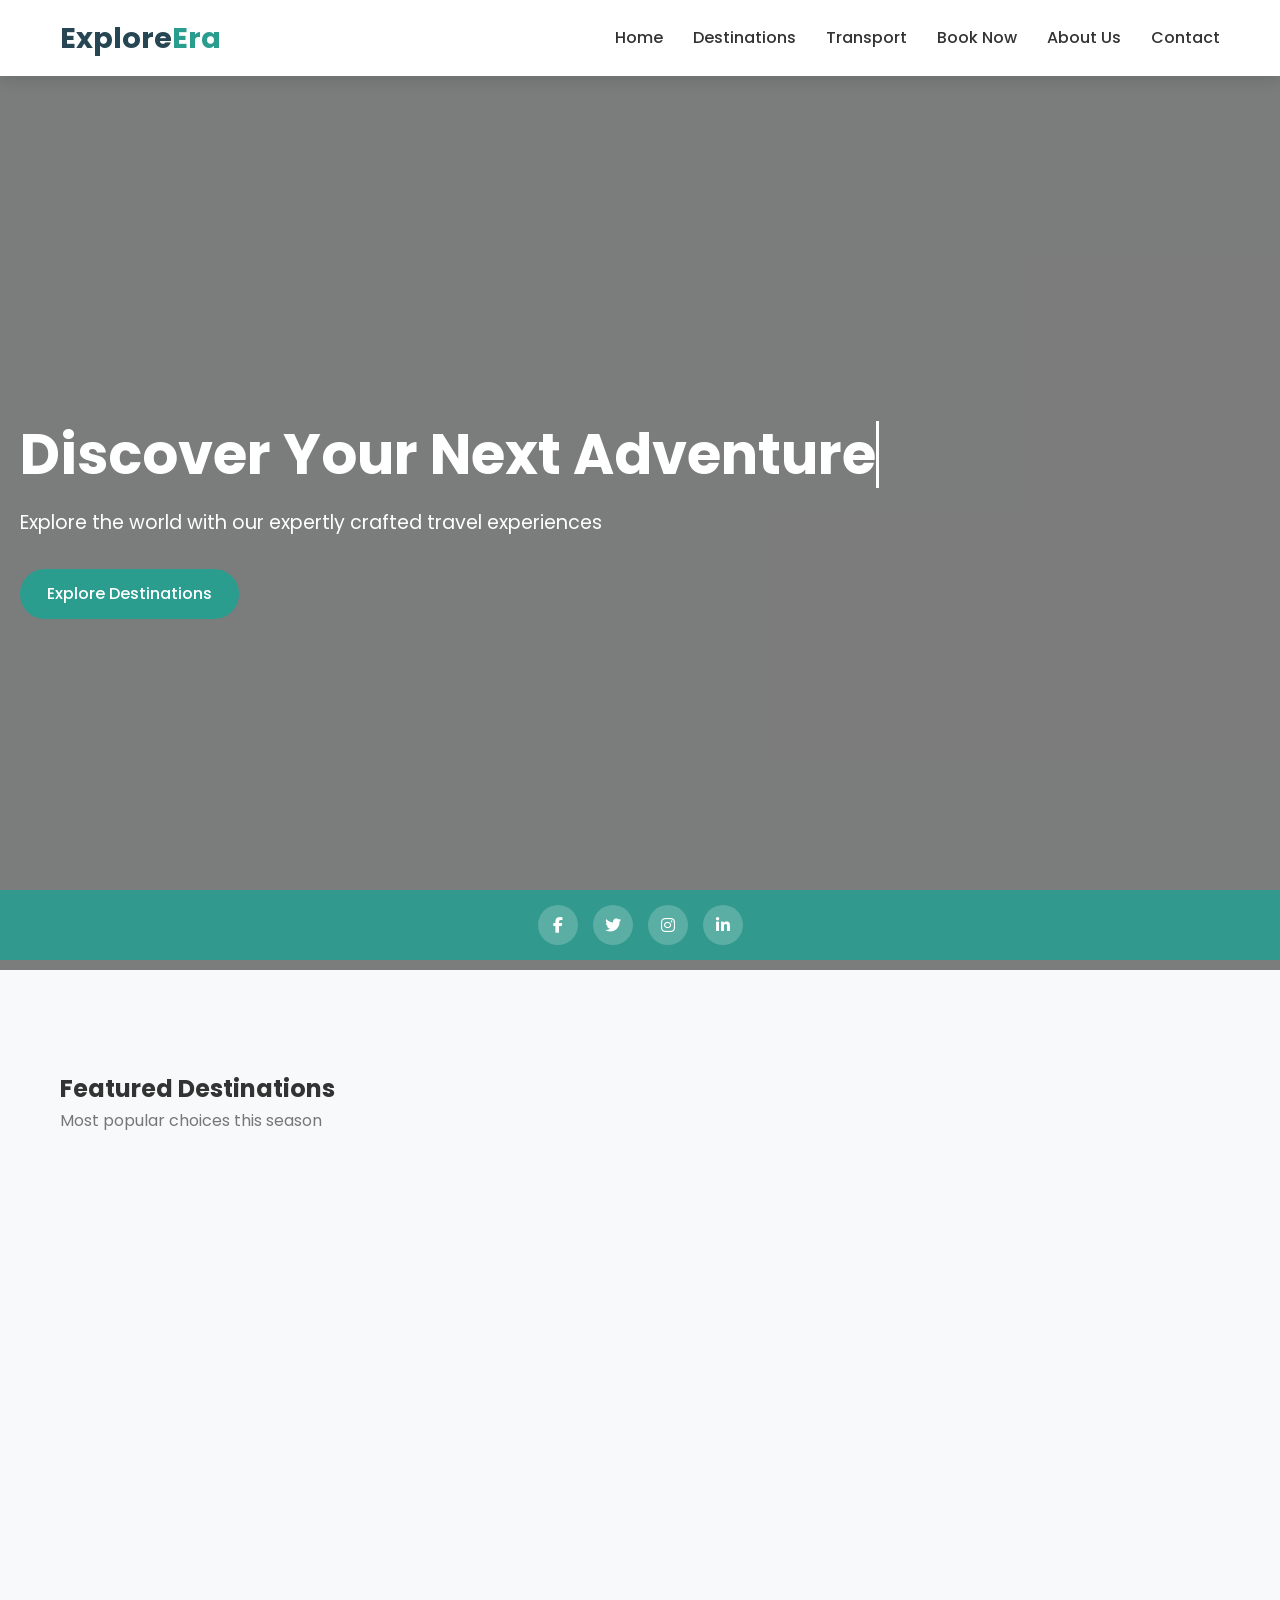
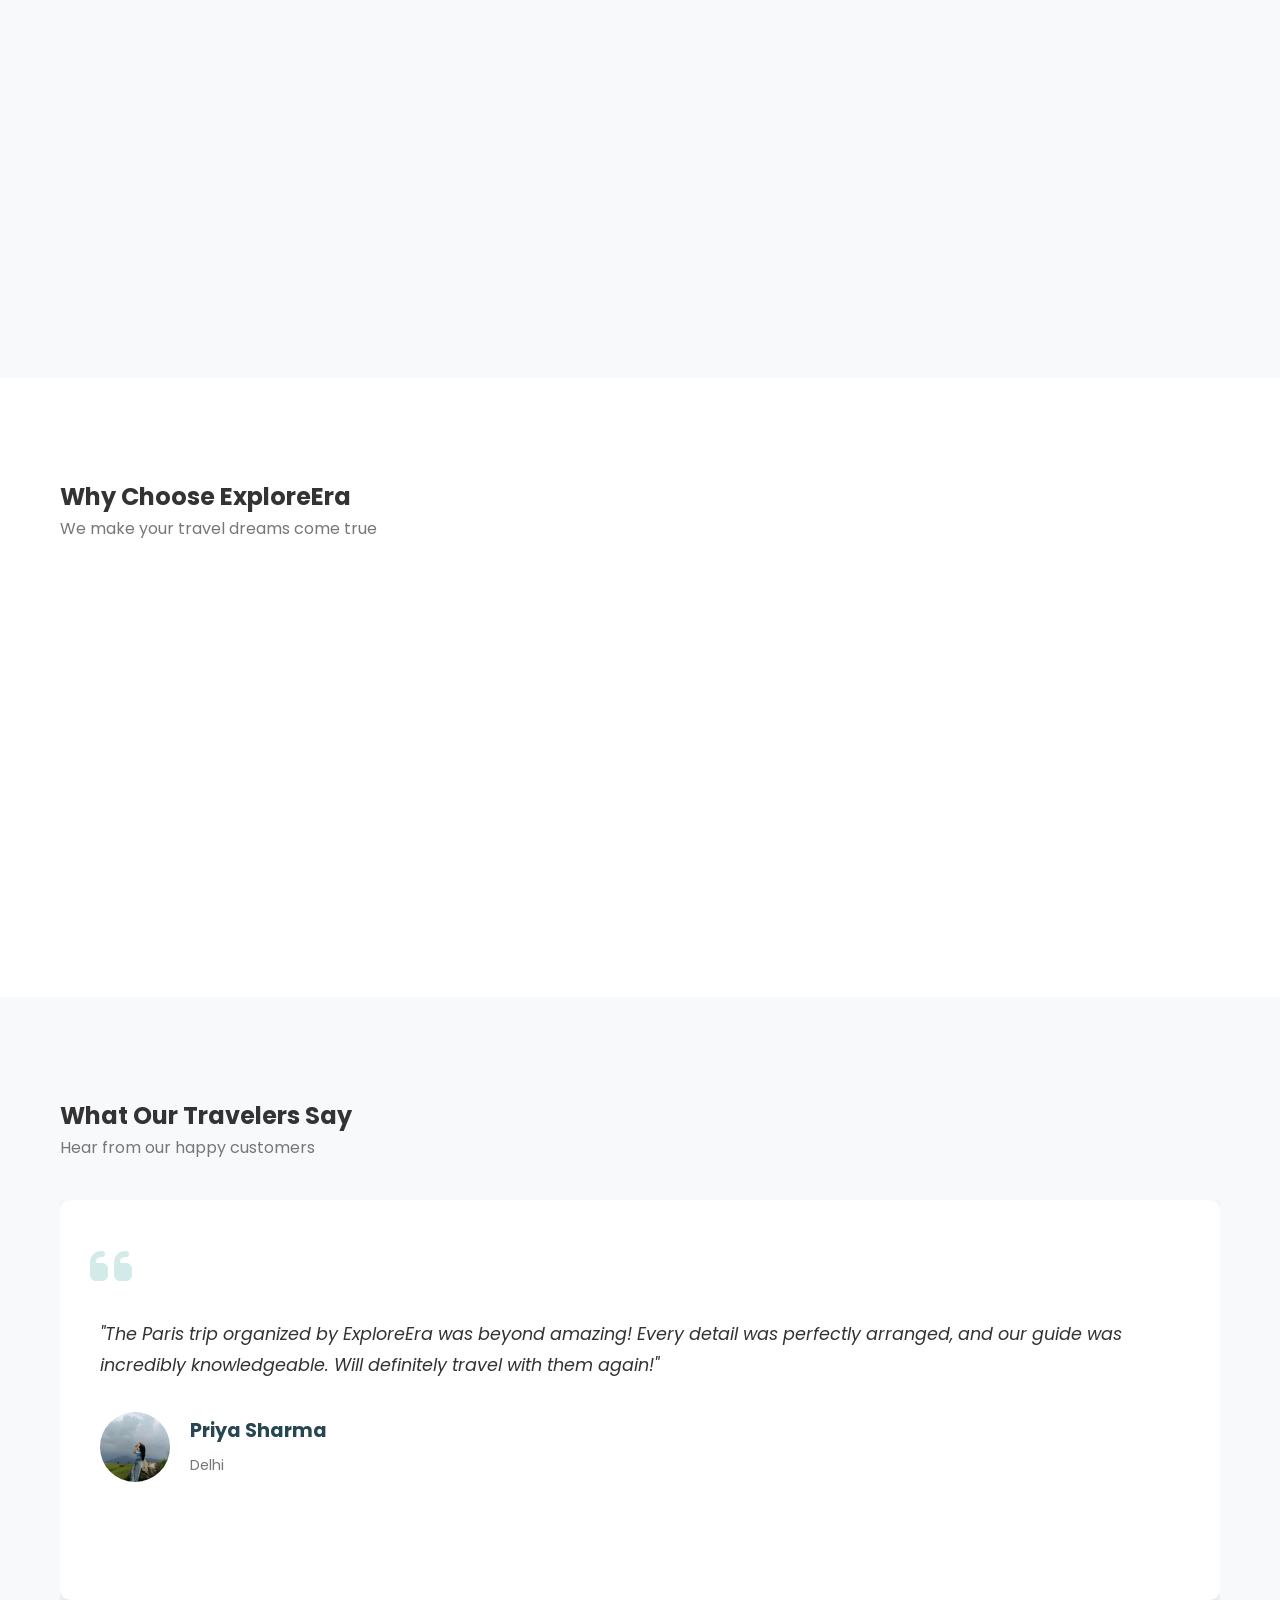
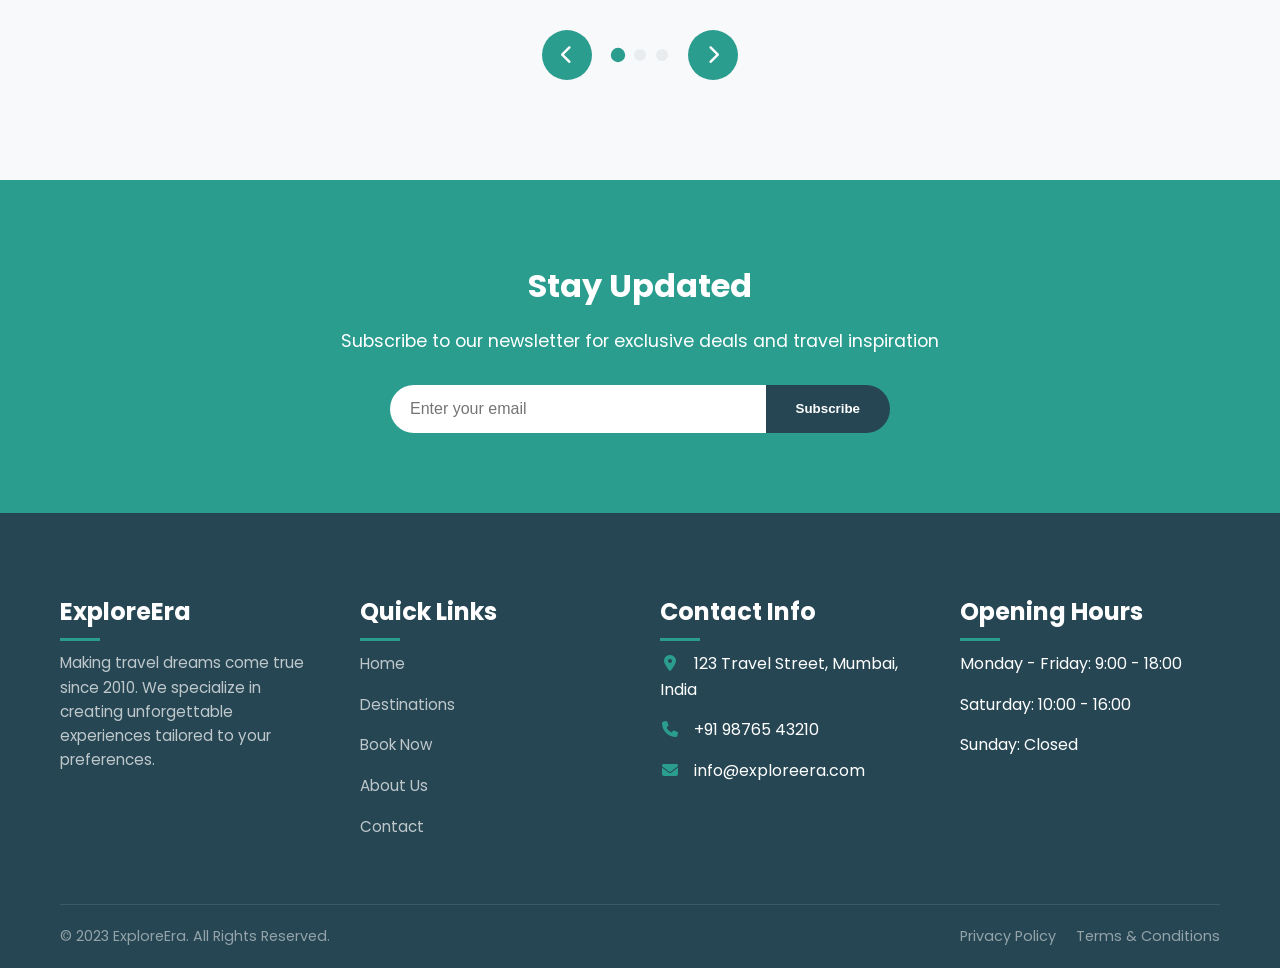
<file: index.html>
<!DOCTYPE html>
<html lang="en">
<head>
    <meta charset="UTF-8">
    <meta name="viewport" content="width=device-width, initial-scale=1.0">
    <title>ExploreEra - Your Travel Companion</title>
    <link rel="stylesheet" href="https://cdnjs.cloudflare.com/ajax/libs/font-awesome/6.4.0/css/all.min.css">
    <link href="https://fonts.googleapis.com/css2?family=Poppins:wght@300;400;500;600;700&display=swap" rel="stylesheet">
    <link rel="stylesheet" href="css/style.css">
    <link rel="stylesheet" href="css/animations.css">
</head>
<body>
    <!-- Navigation -->
   <nav class="navbar">
    <div class="container">
        <a href="index.html" class="logo">Explore<span>Era</span></a>
        <div class="nav-links">
            <a href="index.html">Home</a>
            <a href="destinations.html">Destinations</a>
            <a href="transport.html">Transport</a>  <!-- Add this line -->
            <a href="booking.html">Book Now</a>
            <a href="about.html">About Us</a>
            <a href="contact.html">Contact</a>
            <div class="mobile-menu-close">
                <i class="fas fa-times"></i>
            </div>
        </div>
        <div class="mobile-menu">
            <i class="fas fa-bars"></i>
        </div>
    </div>
</nav>
    <!-- Hero Section -->
    <section class="hero">
        <div class="hero-video">
            <video autoplay muted loop>
                <source src="https://videos.pexels.com/video-files/4328789/4328789-uhd_2560_1440_25fps.mp4" type="video/mp4">
            </video>
            <div class="overlay"></div>
        </div>
        <div class="hero-content">
            <h1 class="typing-effect">Discover Your Next Adventure</h1>
            <p>Explore the world with our expertly crafted travel experiences</p>
            <a href="destinations.html" class="btn">Explore Destinations</a>
        </div>
    </section>

    <!-- Featured Destinations -->
    <section class="featured-destinations">
        <div class="container">
            <h2>Featured Destinations</h2>
            <p class="section-subtitle">Most popular choices this season</p>
            
            <div class="destination-cards">
                <div class="destination-card">
                    <div class="card-image">
                        <img src="image/manali.jpg" alt="manali">
                        <div class="card-overlay">
                            <h3>Manali, Sisu</h3>
                            <p>7 Days / 6 Nights</p>
                            <span class="price">₹30,000</span>
                        </div>
                    </div>
                    <div class="card-content">
                        <h3>Gateway to Himalayan adventures.</h3>
                        <p>Experience the hills of Manali with our exclusive package including Solang Valley adventure and Beas River side stroll.</p>
                        <a href="destinations.html#manali" class="btn-outline">View Details</a>
                    </div>
                </div>
                
                <div class="destination-card">
                    <div class="card-image">
                        <img src="image/kashmir.jpg" alt="kashmir">
                        <div class="card-overlay">
                            <h3>Jammu and Kashmir, Gulmarg</h3>
                            <p>6 Days / 5 Nights</p>
                            <span class="price">₹45,000</span>
                        </div>
                    </div>
                    <div class="card-content">
                        <h3>Jannat-e-Kashmir (جنتِ کشمیر)</h3>
                        <p>Relax in cozy houseboats, explore ancient Mughal gardens, and enjoy breathtaking mountain views.</p>
                        <a href="destinations.html#kashmir" class="btn-outline">View Details</a>
                    </div>
                </div>
                
                <div class="destination-card">
                    <div class="card-image">
                        <img src="image/mehghalaya.jpg" alt="mehghalaya">
                        <div class="card-overlay">
                            <h3>Mehghalaya, Laitlum Canyon</h3>
                            <p>5 Days / 4 Nights</p>
                            <span class="price">₹40,000</span>
                        </div>
                    </div>
                    <div class="card-content">
                        <h3>Land of Hill Tribes</h3>
                        <p>Discover the perfect blend of misty hills, tribal traditions, and living root wonders.</p>
                        <a href="destinations.html#tokyo" class="btn-outline">View Details</a>
                    </div>
                </div>
            </div>
        </div>
    </section>

    <!-- Why Choose Us -->
    <section class="why-choose-us">
        <div class="container">
            <h2>Why Choose ExploreEra</h2>
            <p class="section-subtitle">We make your travel dreams come true</p>
            
            <div class="features">
                <div class="feature">
                    <div class="feature-icon">
                        <i class="fas fa-globe"></i>
                    </div>
                    <h3>100+ Destinations</h3>
                    <p>We offer carefully curated experiences in over 100 destinations worldwide.</p>
                </div>
                
                <div class="feature">
                    <div class="feature-icon">
                        <i class="fas fa-rupee-sign"></i>
                    </div>
                    <h3>Best Price Guarantee</h3>
                    <p>We guarantee the best prices for all our packages with no hidden charges.</p>
                </div>
                
                <div class="feature">
                    <div class="feature-icon">
                        <i class="fas fa-headset"></i>
                    </div>
                    <h3>24/7 Support</h3>
                    <p>Our travel experts are available round the clock to assist you anytime.</p>
                </div>
                
                <div class="feature">
                    <div class="feature-icon">
                        <i class="fas fa-certificate"></i>
                    <div class="pulse-animation"></div>
                    <div class="pulse-animation delay-1"></div>
                    <div class="pulse-animation delay-2"></div>
                    </div>
                    <h3>Trusted by Thousands</h3>
                    <p>Over 10,000 happy travelers have explored the world with us.</p>
                </div>
            </div>
        </div>
    </section>

    <!-- Testimonials -->
    <section class="testimonials">
        <div class="container">
            <h2>What Our Travelers Say</h2>
            <p class="section-subtitle">Hear from our happy customers</p>
            
            <div class="testimonial-slider">
                <div class="slider-container">
                    <div class="testimonial active">
                        <div class="testimonial-content">
                            <div class="quote-icon">
                                <i class="fas fa-quote-left"></i>
                            </div>
                            <p>"The Paris trip organized by ExploreEra was beyond amazing! Every detail was perfectly arranged, and our guide was incredibly knowledgeable. Will definitely travel with them again!"</p>
                            <div class="client-info">
                                <img src="image/girl2.jpg" alt="Priya Sharma">
                                <div>
                                    <h4>Priya Sharma</h4>
                                    <span>Delhi</span>
                                </div>
                            </div>
                        </div>
                    </div>
                    
                    <div class="testimonial">
                        <div class="testimonial-content">
                            <div class="quote-icon">
                                <i class="fas fa-quote-left"></i>
                            </div>
                            <p>"Bali was a dream come true! The resorts were luxurious, the itinerary was well-planned with just the right mix of activities and relaxation. Highly recommended!"</p>
                            <div class="client-info">
                                <img src="image/meet4.jpg" alt="Rahul Mehta">
                                <div>
                                    <h4>Rahul Mehta</h4>
                                    <span>Mumbai</span>
                                </div>
                            </div>
                        </div>
                    </div>
                    
                    <div class="testimonial">
                        <div class="testimonial-content">
                            <div class="quote-icon">
                                <i class="fas fa-quote-left"></i>
                            </div>
                            <p>"As a solo female traveler, I felt completely safe and well taken care of during my Japan trip. ExploreEra's attention to detail is exceptional. Five stars!"</p>
                            <div class="client-info">
                                <img src="image/girl4.jpg" alt="Ananya Patel">
                                <div>
                                    <h4>Ananya Patel</h4>
                                    <span>Bangalore</span>
                                </div>
                            </div>
                        </div>
                    </div>
                </div>
                
                <div class="slider-controls">
                    <button class="slider-prev"><i class="fas fa-chevron-left"></i></button>
                    <div class="slider-dots">
                        <span class="dot active"></span>
                        <span class="dot"></span>
                        <span class="dot"></span>
                    </div>
                    <button class="slider-next"><i class="fas fa-chevron-right"></i></button>
                </div>
            </div>
        </div>
    </section>

    <!-- Newsletter -->
    <section class="newsletter">
        <div class="container">
            <div class="newsletter-content">
                <h2>Stay Updated</h2>
                <p>Subscribe to our newsletter for exclusive deals and travel inspiration</p>
                <form class="newsletter-form">
                    <input type="email" placeholder="Enter your email" required>
                    <button type="submit" class="btn">Subscribe</button>
                </form>
            </div>
        </div>
    </section>

    <!-- Footer -->
    <footer class="footer">
        <div class="container">
            <div class="footer-grid">
                <div class="footer-col">
                    <h3>ExploreEra</h3>
                    <p>Making travel dreams come true since 2010. We specialize in creating unforgettable experiences tailored to your preferences.</p>
                    <div class="social-links">
                        <a href="#"><i class="fab fa-facebook-f"></i></a>
                        <a href="#"><i class="fab fa-twitter"></i></a>
                        <a href="#"><i class="fab fa-instagram"></i></a>
                        <a href="#"><i class="fab fa-linkedin-in"></i></a>
                    </div>
                </div>
                
                <div class="footer-col">
                    <h3>Quick Links</h3>
                    <ul>
                        <li><a href="index.html">Home</a></li>
                        <li><a href="destinations.html">Destinations</a></li>
                        <li><a href="booking.html">Book Now</a></li>
                        <li><a href="about.html">About Us</a></li>
                        <li><a href="contact.html">Contact</a></li>
                    </ul>
                </div>
                
                <div class="footer-col">
                    <h3>Contact Info</h3>
                    <ul>
                        <li><i class="fas fa-map-marker-alt"></i> 123 Travel Street, Mumbai, India</li>
                        <li><i class="fas fa-phone"></i> +91 98765 43210</li>
                        <li><i class="fas fa-envelope"></i> info@exploreera.com</li>
                    </ul>
                </div>
                
                <div class="footer-col">
                    <h3>Opening Hours</h3>
                    <ul>
                        <li>Monday - Friday: 9:00 - 18:00</li>
                        <li>Saturday: 10:00 - 16:00</li>
                        <li>Sunday: Closed</li>
                    </ul>
                </div>
            </div>
            
            <div class="footer-bottom">
                <p>&copy; 2023 ExploreEra. All Rights Reserved.</p>
                <div class="footer-links">
                    <a href="#">Privacy Policy</a>
                    <a href="#">Terms & Conditions</a>
                </div>
            </div>
        </div>
    </footer>

    <script src="js/main.js"></script>
    <script src="js/slider.js"></script>
</body>
</html>
</file>
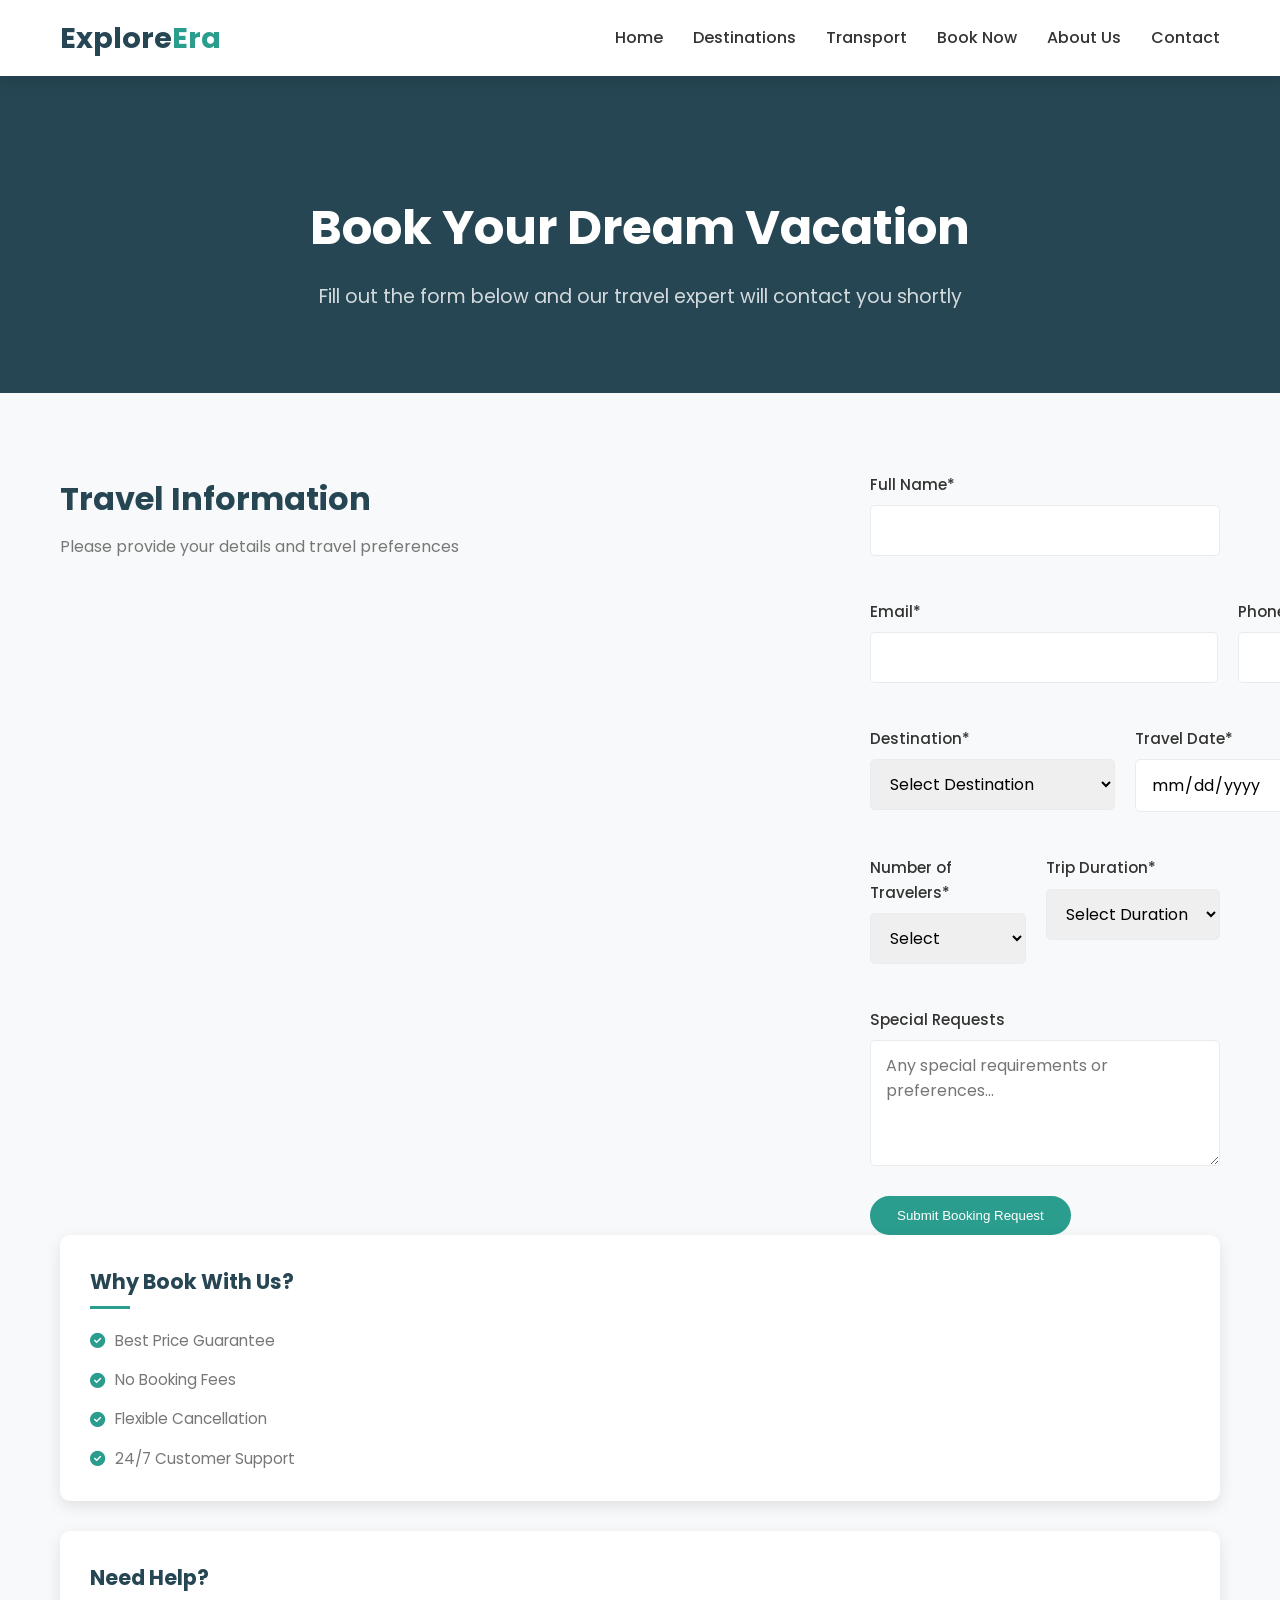
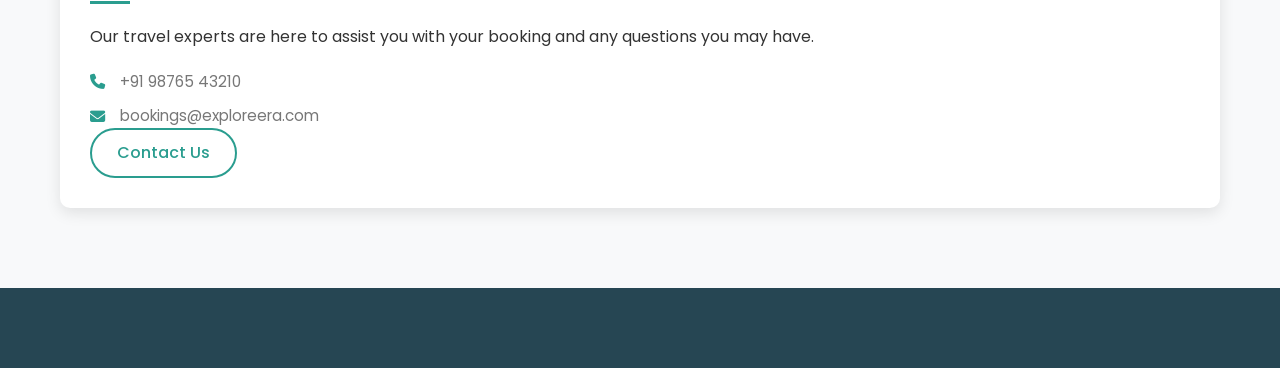
<file: booking.html>
<!DOCTYPE html>
<html lang="en">
<head>
    <meta charset="UTF-8">
    <meta name="viewport" content="width=device-width, initial-scale=1.0">
    <title>Book Your Trip | ExploreEra</title>
    <link rel="stylesheet" href="https://cdnjs.cloudflare.com/ajax/libs/font-awesome/6.4.0/css/all.min.css">
    <link href="https://fonts.googleapis.com/css2?family=Poppins:wght@300;400;500;600;700&display=swap" rel="stylesheet">
    <link rel="stylesheet" href="css/style.css">
    <link rel="stylesheet" href="css/animations.css">
</head>
<body>
    <!-- Navigation -->
    <nav class="navbar">
    <div class="container">
        <a href="index.html" class="logo">Explore<span>Era</span></a>
        <div class="nav-links">
            <a href="index.html">Home</a>
            <a href="destinations.html">Destinations</a>
            <a href="transport.html">Transport</a>  <!-- Add this line -->
            <a href="booking.html">Book Now</a>
            <a href="about.html">About Us</a>
            <a href="contact.html">Contact</a>
            <div class="mobile-menu-close">
                <i class="fas fa-times"></i>
            </div>
        </div>
        <div class="mobile-menu">
            <i class="fas fa-bars"></i>
        </div>
    </div>
</nav>
    <!-- Booking Hero -->
    <section class="page-hero">
        <div class="container">
            <h1>Book Your Dream Vacation</h1>
            <p>Fill out the form below and our travel expert will contact you shortly</p>
        </div>
    </section>

    <!-- Booking Form -->
    <section class="booking-form-section">
        <div class="container">
            <div class="booking-form-container">
                <div class="form-header">
                    <h2>Travel Information</h2>
                    <p>Please provide your details and travel preferences</p>
                </div>
                
                <form id="bookingForm" class="booking-form">
                    <div class="form-group">
                        <label for="fullName">Full Name*</label>
                        <input type="text" id="fullName" name="fullName" required>
                        <span class="error-message"></span>
                    </div>
                    
                    <div class="form-row">
                        <div class="form-group">
                            <label for="email">Email*</label>
                            <input type="email" id="email" name="email" required>
                            <span class="error-message"></span>
                        </div>
                        
                        <div class="form-group">
                            <label for="phone">Phone Number*</label>
                            <input type="tel" id="phone" name="phone" required>
                            <span class="error-message"></span>
                        </div>
                    </div>
                    
                    <div class="form-row">
                        <div class="form-group">
                            <label for="destination">Destination*</label>
                            <select id="destination" name="destination" required>
                                <option value="">Select Destination</option>
                                <option value="paris">Paris, France</option>
                                <option value="bali">Bali, Indonesia</option>
                                <option value="tokyo">Tokyo, Japan</option>
                                <option value="newyork">New York, USA</option>
                                <option value="capetown">Cape Town, South Africa</option>
                                <option value="rome">Rome, Italy</option>
                                <option value="sydney">Sydney, Australia</option>
                                <option value="dubai">Dubai, UAE</option>
                            </select>
                            <span class="error-message"></span>
                        </div>
                        
                        <div class="form-group">
                            <label for="travelDate">Travel Date*</label>
                            <input type="date" id="travelDate" name="travelDate" required>
                            <span class="error-message"></span>
                        </div>
                    </div>
                    
                    <div class="form-row">
                        <div class="form-group">
                            <label for="travelers">Number of Travelers*</label>
                            <select id="travelers" name="travelers" required>
                                <option value="">Select</option>
                                <option value="1">1 Traveler</option>
                                <option value="2">2 Travelers</option>
                                <option value="3">3 Travelers</option>
                                <option value="4">4 Travelers</option>
                                <option value="5+">5+ Travelers</option>
                            </select>
                            <span class="error-message"></span>
                        </div>
                        
                        <div class="form-group">
                            <label for="duration">Trip Duration*</label>
                            <select id="duration" name="duration" required>
                                <option value="">Select Duration</option>
                                <option value="3-5">3-5 Days</option>
                                <option value="6-8">6-8 Days</option>
                                <option value="9-12">9-12 Days</option>
                                <option value="13+">13+ Days</option>
                            </select>
                            <span class="error-message"></span>
                        </div>
                    </div>
                    
                    <div class="form-group">
                        <label for="specialRequests">Special Requests</label>
                        <textarea id="specialRequests" name="specialRequests" rows="4" placeholder="Any special requirements or preferences..."></textarea>
                    </div>
                    
                    <div class="form-submit">
                        <button type="submit" class="btn">Submit Booking Request</button>
                    </div>
                </form>
            </div>
            
            <div class="booking-sidebar">
                <div class="sidebar-card">
                    <h3>Why Book With Us?</h3>
                    <ul>
                        <li><i class="fas fa-check-circle"></i> Best Price Guarantee</li>
                        <li><i class="fas fa-check-circle"></i> No Booking Fees</li>
                        <li><i class="fas fa-check-circle"></i> Flexible Cancellation</li>
                        <li><i class="fas fa-check-circle"></i> 24/7 Customer Support</li>
                    </ul>
                </div>
                
                <div class="sidebar-card">
                    <h3>Need Help?</h3>
                    <p>Our travel experts are here to assist you with your booking and any questions you may have.</p>
                    <div class="contact-info">
                        <p><i class="fas fa-phone"></i> +91 98765 43210</p>
                        <p><i class="fas fa-envelope"></i> bookings@exploreera.com</p>
                    </div>
                    <a href="contact.html" class="btn-outline">Contact Us</a>
                </div>
            </div>
        </div>
    </section>

    <!-- Booking Confirmation Modal -->
    <div class="confirmation-modal">
        <div class="modal-content">
            <div class="modal-header">
                <h3>Booking Confirmation</h3>
                <span class="close-modal">&times;</span>
            </div>
            <div class="modal-body">
                <div class="confirmation-icon">
                    <i class="fas fa-check-circle"></i>
                </div>
                <h4>Thank You for Your Booking Request!</h4>
                <p>We have received your travel inquiry and one of our travel experts will contact you within 24 hours to confirm your booking details.</p>
                <p>Your booking reference number is: <strong>EXPL2023-<span id="referenceNumber"></span></strong></p>
                <div class="modal-actions">
                    <button class="btn close-confirmation">Done</button>
                    <a href="index.html" class="btn-outline">Back to Home</a>
                </div>
            </div>
        </div>
    </div>

    <!-- Footer -->
    <footer class="footer">
        <!-- Same as index.html -->
    </footer>

    <script src="js/main.js"></script>
    <script src="js/form-validation.js"></script>
</body>
</html>
</file>
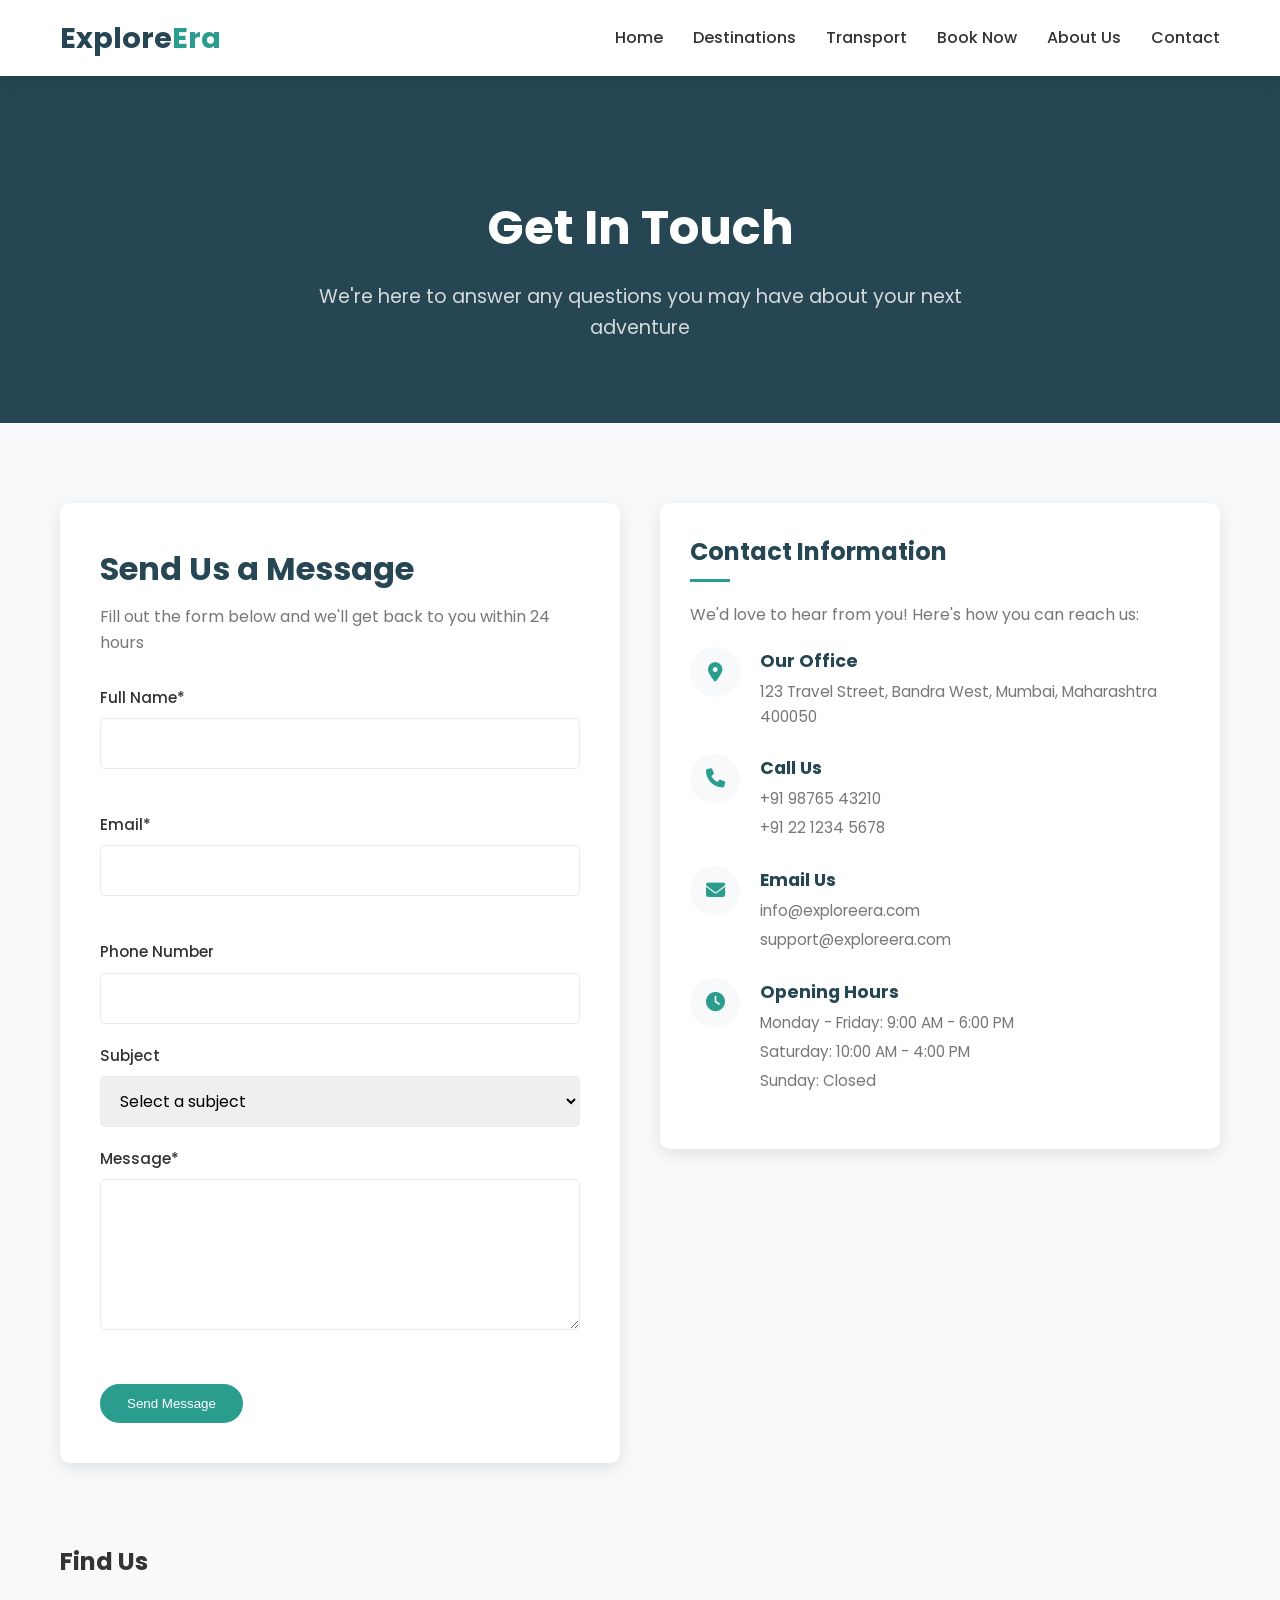
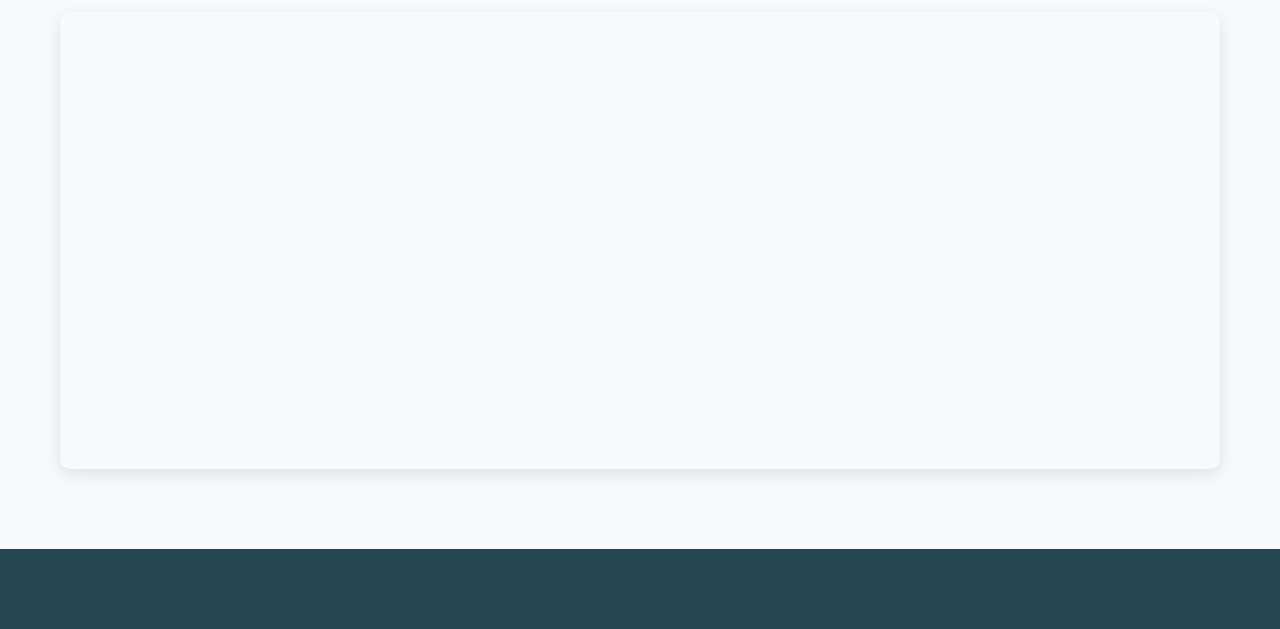
<file: contact.html>
<!DOCTYPE html>
<html lang="en">
<head>
    <meta charset="UTF-8">
    <meta name="viewport" content="width=device-width, initial-scale=1.0">
    <title>Contact Us | ExploreEra</title>
    <link rel="stylesheet" href="https://cdnjs.cloudflare.com/ajax/libs/font-awesome/6.4.0/css/all.min.css">
    <link href="https://fonts.googleapis.com/css2?family=Poppins:wght@300;400;500;600;700&display=swap" rel="stylesheet">
    <link rel="stylesheet" href="css/style.css">
    <link rel="stylesheet" href="css/animations.css">
</head>
<body>
    <!-- Navigation -->
    <nav class="navbar">
    <div class="container">
        <a href="index.html" class="logo">Explore<span>Era</span></a>
        <div class="nav-links">
            <a href="index.html">Home</a>
            <a href="destinations.html">Destinations</a>
            <a href="transport.html">Transport</a>  <!-- Add this line -->
            <a href="booking.html">Book Now</a>
            <a href="about.html">About Us</a>
            <a href="contact.html">Contact</a>
            <div class="mobile-menu-close">
                <i class="fas fa-times"></i>
            </div>
        </div>
        <div class="mobile-menu">
            <i class="fas fa-bars"></i>
        </div>
    </div>
</nav>
    <!-- Contact Hero -->
    <section class="page-hero">
        <div class="container">
            <h1>Get In Touch</h1>
            <p>We're here to answer any questions you may have about your next adventure</p>
        </div>
    </section>

    <!-- Contact Content -->
    <section class="contact-content">
        <div class="container">
            <div class="contact-grid">
                <div class="contact-form-container">
                    <h2>Send Us a Message</h2>
                    <p>Fill out the form below and we'll get back to you within 24 hours</p>
                    
                    <form id="contactForm" class="contact-form">
                        <div class="form-group">
                            <label for="contactName">Full Name*</label>
                            <input type="text" id="contactName" name="contactName" required>
                            <span class="error-message"></span>
                        </div>
                        
                        <div class="form-group">
                            <label for="contactEmail">Email*</label>
                            <input type="email" id="contactEmail" name="contactEmail" required>
                            <span class="error-message"></span>
                        </div>
                        
                        <div class="form-group">
                            <label for="contactPhone">Phone Number</label>
                            <input type="tel" id="contactPhone" name="contactPhone">
                        </div>
                        
                        <div class="form-group">
                            <label for="contactSubject">Subject</label>
                            <select id="contactSubject" name="contactSubject">
                                <option value="">Select a subject</option>
                                <option value="booking">Booking Inquiry</option>
                                <option value="custom">Custom Trip Request</option>
                                <option value="feedback">Feedback</option>
                                <option value="other">Other</option>
                            </select>
                        </div>
                        
                        <div class="form-group">
                            <label for="contactMessage">Message*</label>
                            <textarea id="contactMessage" name="contactMessage" rows="5" required></textarea>
                            <span class="error-message"></span>
                        </div>
                        
                        <div class="form-submit">
                            <button type="submit" class="btn">Send Message</button>
                        </div>
                    </form>
                </div>
                
                <div class="contact-info-container">
                    <div class="contact-info-card">
                        <h3>Contact Information</h3>
                        <p>We'd love to hear from you! Here's how you can reach us:</p>
                        
                        <div class="contact-info-item">
                            <div class="contact-icon">
                                <i class="fas fa-map-marker-alt"></i>
                            </div>
                            <div class="contact-text">
                                <h4>Our Office</h4>
                                <p>123 Travel Street, Bandra West, Mumbai, Maharashtra 400050</p>
                            </div>
                        </div>
                        
                        <div class="contact-info-item">
                            <div class="contact-icon">
                                <i class="fas fa-phone"></i>
                            </div>
                            <div class="contact-text">
                                <h4>Call Us</h4>
                                <p>+91 98765 43210</p>
                                <p>+91 22 1234 5678</p>
                            </div>
                        </div>
                        
                        <div class="contact-info-item">
                            <div class="contact-icon">
                                <i class="fas fa-envelope"></i>
                            </div>
                            <div class="contact-text">
                                <h4>Email Us</h4>
                                <p>info@exploreera.com</p>
                                <p>support@exploreera.com</p>
                            </div>
                        </div>
                        
                        <div class="contact-info-item">
                            <div class="contact-icon">
                                <i class="fas fa-clock"></i>
                            </div>
                            <div class="contact-text">
                                <h4>Opening Hours</h4>
                                <p>Monday - Friday: 9:00 AM - 6:00 PM</p>
                                <p>Saturday: 10:00 AM - 4:00 PM</p>
                                <p>Sunday: Closed</p>
                            </div>
                        </div>
                    </div>
                </div>
            </div>
        </div>
    </section>

    <!-- Map -->
    <section class="map-section">
        <div class="container">
            <h2>Find Us</h2>
            <div class="map-container">
                <iframe src="https://www.google.com/maps/embed?pb=!1m18!1m12!1m3!1d3770.981943747377!2d72.82221431538568!3d19.06298725724693!2m3!1f0!2f0!3f0!3m2!1i1024!2i768!4f13.1!3m3!1m2!1s0x3be7c96a34dc4401%3A0x3ffc07e83942b13f!2sBandra%20West%2C%20Mumbai%2C%20Maharashtra!5e0!3m2!1sen!2sin!4v1624456789012!5m2!1sen!2sin" width="100%" height="450" style="border:0;" allowfullscreen="" loading="lazy"></iframe>
            </div>
        </div>
    </section>

    <!-- Contact Success Modal -->
    <div class="contact-modal">
        <div class="modal-content">
            <div class="modal-header">
                <h3>Message Sent</h3>
                <span class="close-modal">&times;</span>
            </div>
            <div class="modal-body">
                <div class="success-icon">
                    <i class="fas fa-check-circle"></i>
                </div>
                <h4>Thank You for Contacting Us!</h4>
                <p>We have received your message and one of our travel experts will get back to you within 24 hours.</p>
                <div class="modal-actions">
                    <button class="btn close-contact-modal">Done</button>
                    <a href="index.html" class="btn-outline">Back to Home</a>
                </div>
            </div>
        </div>
    </div>

    <!-- Footer -->
    <footer class="footer">
        <!-- Same as index.html -->
    </footer>

    <script src="js/main.js"></script>
    <script src="js/form-validation.js"></script>
</body>
</html>
</file>
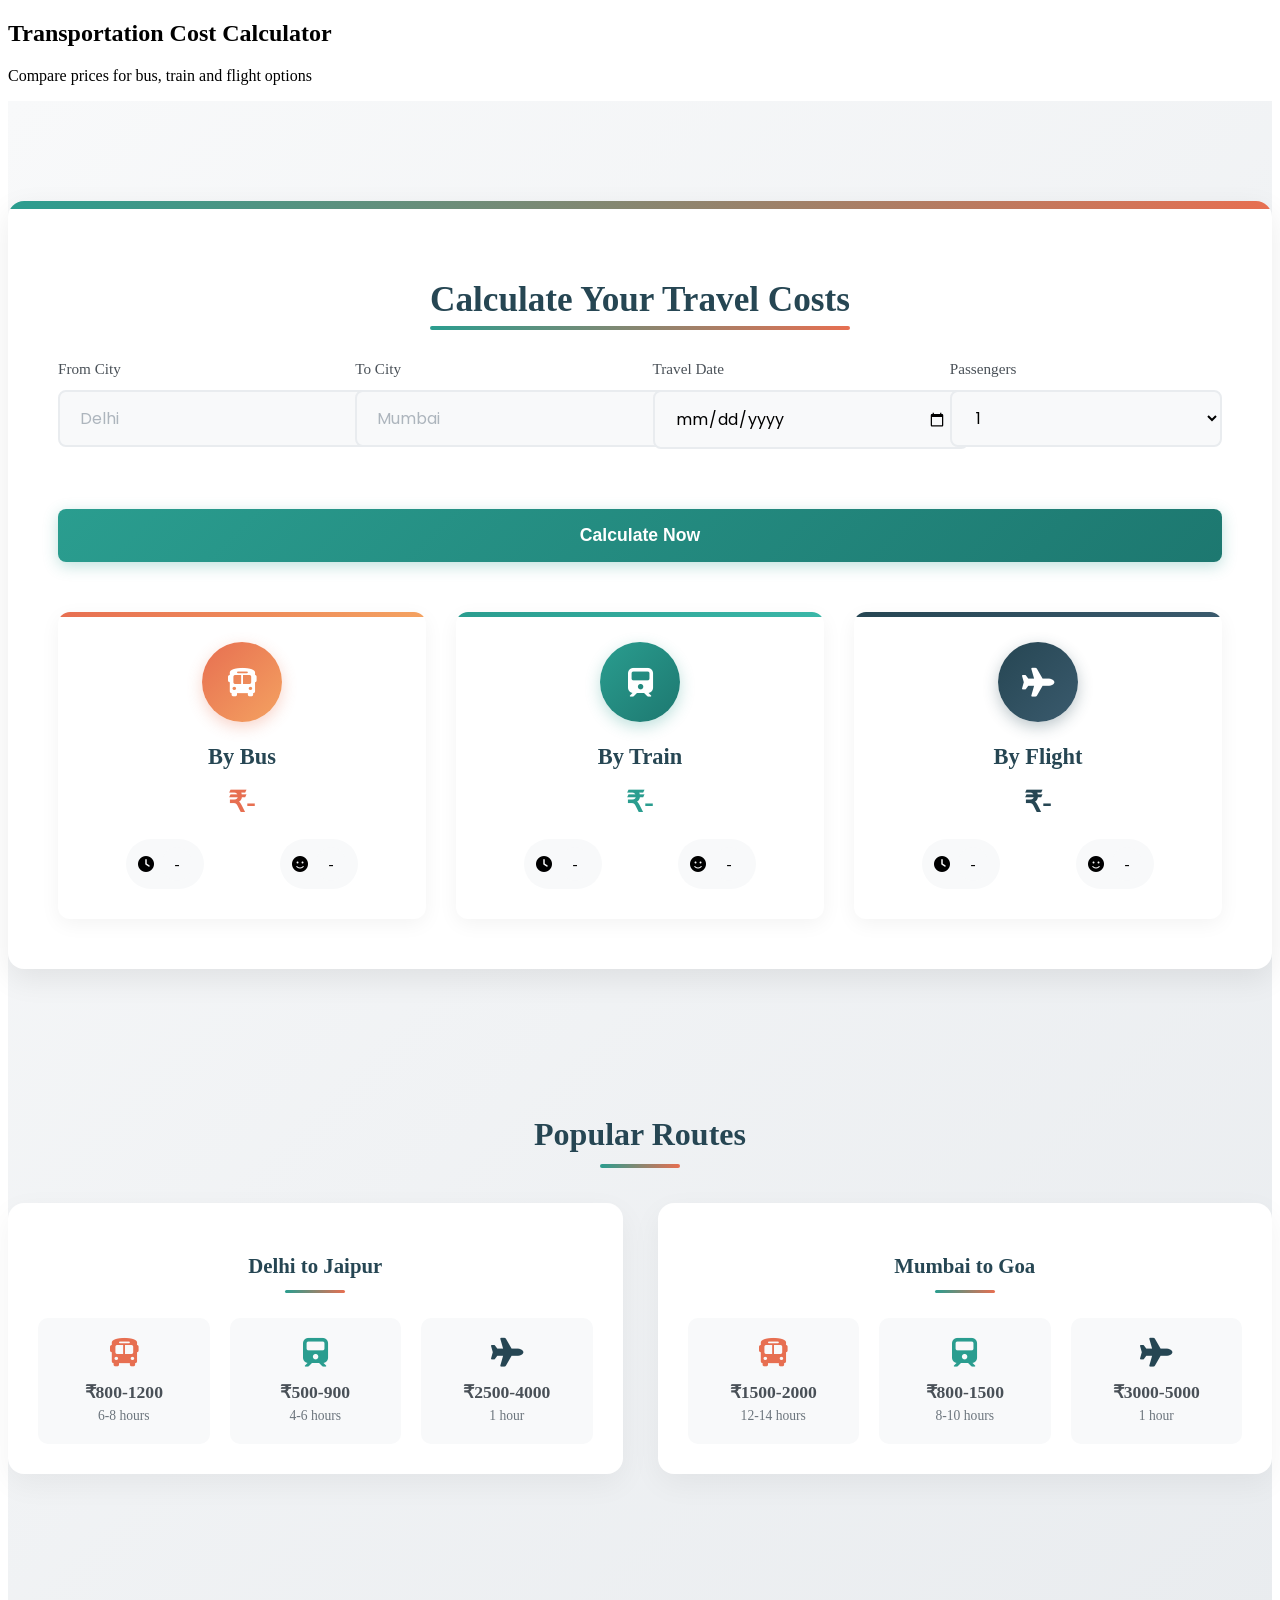
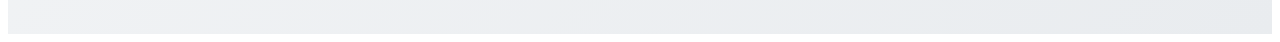
<file: transport.html>
<!DOCTYPE html>
<html lang="en">
<head>
    <meta charset="UTF-8">
    <meta name="viewport" content="width=device-width, initial-scale=1.0">
    <title>Transportation Cost Comparison | ExploreEra</title>
    <link rel="stylesheet" href="https://cdnjs.cloudflare.com/ajax/libs/font-awesome/6.4.0/css/all.min.css">
    <link href="https://fonts.googleapis.com/css2?family=Poppins:wght@300;400;500;600;700&display=swap" rel="stylesheet">
    <link rel="stylesheet" href="css/tstyle.css">
    <link rel="stylesheet" href="css/animations.css">
</head>
<body>
    <!-- Navigation (same as above) -->
    
    <!-- Transport Hero -->
    <section class="page-hero">
        <div class="container">
            <h1>Transportation Cost Calculator</h1>
            <p>Compare prices for bus, train and flight options</p>
        </div>
    </section>

    <!-- Calculator Section -->
    <section class="transport-section">
        <div class="container">
            <div class="calculator-card">
                <h2>Calculate Your Travel Costs</h2>
                
                <div class="calculator-form">
                    <div class="form-group">
                        <label for="from-city">From City</label>
                        <input type="text" id="from-city" placeholder="Delhi">
                    </div>
                    
                    <div class="form-group">
                        <label for="to-city">To City</label>
                        <input type="text" id="to-city" placeholder="Mumbai">
                    </div>
                    
                    <div class="form-group">
                        <label for="travel-date">Travel Date</label>
                        <input type="date" id="travel-date">
                    </div>
                    
                    <div class="form-group">
                        <label for="passengers">Passengers</label>
                        <select id="passengers">
                            <option value="1">1</option>
                            <option value="2">2</option>
                            <option value="3">3</option>
                            <option value="4">4</option>
                        </select>
                    </div>
                    
                    <button id="calculate-btn" class="btn">Calculate Now</button>
                </div>
                
                <div class="results">
                    <div class="transport-option">
                        <div class="icon">
                            <i class="fas fa-bus"></i>
                        </div>
                        <h3>By Bus</h3>
                        <div class="price">₹<span id="bus-price">-</span></div>
                        <div class="details">
                            <span><i class="fas fa-clock"></i> <span id="bus-time">-</span></span>
                            <span><i class="fas fa-smile"></i> <span id="bus-comfort">-</span></span>
                        </div>
                    </div>
                    
                    <div class="transport-option">
                        <div class="icon">
                            <i class="fas fa-train"></i>
                        </div>
                        <h3>By Train</h3>
                        <div class="price">₹<span id="train-price">-</span></div>
                        <div class="details">
                            <span><i class="fas fa-clock"></i> <span id="train-time">-</span></span>
                            <span><i class="fas fa-smile"></i> <span id="train-comfort">-</span></span>
                        </div>
                    </div>
                    
                    <div class="transport-option">
                        <div class="icon">
                            <i class="fas fa-plane"></i>
                        </div>
                        <h3>By Flight</h3>
                        <div class="price">₹<span id="flight-price">-</span></div>
                        <div class="details">
                            <span><i class="fas fa-clock"></i> <span id="flight-time">-</span></span>
                            <span><i class="fas fa-smile"></i> <span id="flight-comfort">-</span></span>
                        </div>
                    </div>
                </div>
            </div>
            
            <div class="popular-routes">
                <h2>Popular Routes</h2>
                <div class="routes-grid">
                    <div class="route">
                        <h3>Delhi to Jaipur</h3>
                        <div class="options">
                            <div class="option">
                                <i class="fas fa-bus"></i>
                                <span>₹800-1200</span>
                                <small>6-8 hours</small>
                            </div>
                            <div class="option">
                                <i class="fas fa-train"></i>
                                <span>₹500-900</span>
                                <small>4-6 hours</small>
                            </div>
                            <div class="option">
                                <i class="fas fa-plane"></i>
                                <span>₹2500-4000</span>
                                <small>1 hour</small>
                            </div>
                        </div>
                    </div>
                    
                    <div class="route">
                        <h3>Mumbai to Goa</h3>
                        <div class="options">
                            <div class="option">
                                <i class="fas fa-bus"></i>
                                <span>₹1500-2000</span>
                                <small>12-14 hours</small>
                            </div>
                            <div class="option">
                                <i class="fas fa-train"></i>
                                <span>₹800-1500</span>
                                <small>8-10 hours</small>
                            </div>
                            <div class="option">
                                <i class="fas fa-plane"></i>
                                <span>₹3000-5000</span>
                                <small>1 hour</small>
                            </div>
                        </div>
                    </div>
                </div>
            </div>
        </div>
    </section>

    <!-- Footer (same as other pages) -->

    <script src="js/transport.js"></script>
</body>
</html>
</file>
<file: css/style.css>
/* Base Styles */
:root {
    --primary-color: #2a9d8f;
    --primary-dark: #1d7870;
    --secondary-color: #e76f51;
    --dark-color: #264653;
    --light-color: #f8f9fa;
    --text-color: #333;
    --text-light: #777;
    --white: #fff;
    --black: #000;
    --gray: #e9ecef;
    --box-shadow: 0 5px 15px rgba(0, 0, 0, 0.1);
    --transition: all 0.3s ease;
}

* {
    margin: 0;
    padding: 0;
    box-sizing: border-box;
}

html {
    scroll-behavior: smooth;
}

body {
    font-family: 'Poppins', sans-serif;
    color: var(--text-color);
    line-height: 1.6;
    background-color: var(--light-color);
    overflow-x: hidden;
}

a {
    text-decoration: none;
    color: var(--text-color);
    transition: var(--transition);
}

ul {
    list-style: none;
}

img {
    width: 100%;
    display: block;
}

.container {
    width: 100%;
    max-width: 1200px;
    margin: 0 auto;
    padding: 0 20px;
}

.btn {
    display: inline-block;
    background-color: var(--primary-color);
    color: var(--white);
    padding: 10px 25px;
    border-radius: 50px;
    font-weight: 500;
    transition: var(--transition);
    border: 2px solid var(--primary-color);
}

.btn:hover {
    background-color: transparent;
    color: var(--primary-color);
    transform: translateY(-3px);
}

.btn-outline {
    display: inline-block;
    background-color: transparent;
    color: var(--primary-color);
    padding: 10px 25px;
    border-radius: 50px;
    font-weight: 500;
    transition: var(--transition);
    border: 2px solid var(--primary-color);
}

.btn-outline:hover {
    background-color: var(--primary-color);
    color: var(--white);
    transform: translateY(-3px);
}

.section-title {
    font-size: 2.5rem;
    font-weight: 700;
    margin-bottom: 15px;
    color: var(--dark-color);
    position: relative;
    display: inline-block;
}

.section-title::after {
    content: '';
    position: absolute;
    bottom: -10px;
    left: 0;
    width: 50px;
    height: 4px;
    background-color: var(--primary-color);
    border-radius: 2px;
}

.section-subtitle {
    font-size: 1rem;
    color: var(--text-light);
    margin-bottom: 40px;
}

/* Navigation */
.navbar {
    position: fixed;
    top: 0;
    left: 0;
    width: 100%;
    background-color: var(--white);
    box-shadow: var(--box-shadow);
    z-index: 1000;
    padding: 15px 0;
    transition: var(--transition);
}

.navbar.scrolled {
    padding: 10px 0;
    background-color: rgba(255, 255, 255, 0.95);
    backdrop-filter: blur(10px);
}

.navbar .container {
    display: flex;
    justify-content: space-between;
    align-items: center;
}

.logo {
    font-size: 1.8rem;
    font-weight: 700;
    color: var(--dark-color);
}

.logo span {
    color: var(--primary-color);
}

.nav-links {
    display: flex;
    align-items: center;
    gap: 30px;
}

.nav-links a {
    font-weight: 500;
    position: relative;
}

.nav-links a::after {
    content: '';
    position: absolute;
    bottom: -5px;
    left: 0;
    width: 0;
    height: 2px;
    background-color: var(--primary-color);
    transition: var(--transition);
}

.nav-links a:hover::after,
.nav-links a.active::after {
    width: 100%;
}

.nav-links a.active {
    color: var(--primary-color);
}

.mobile-menu {
    display: none;
    font-size: 1.5rem;
    cursor: pointer;
}

.mobile-menu-close {
    display: none;
    font-size: 1.5rem;
    cursor: pointer;
    position: absolute;
    top: 20px;
    right: 20px;
    color: var(--white);
}

/* Hero Section */
.hero {
    height: 100vh;
    position: relative;
    margin-top: 70px;
}

.hero-video {
    position: absolute;
    top: 0;
    left: 0;
    width: 100%;
    height: 100%;
    overflow: hidden;
}

.hero-video video {
    width: 100%;
    height: 100%;
    object-fit: cover;
}

.overlay {
    position: absolute;
    top: 0;
    left: 0;
    width: 100%;
    height: 100%;
    background-color: rgba(0, 0, 0, 0.5);
}

.hero-content {
    position: relative;
    z-index: 1;
    height: 100%;
    display: flex;
    flex-direction: column;
    justify-content: center;
    align-items: flex-start;
    color: var(--white);
    padding: 0 20px;
    max-width: 800px;
}

.hero-content h1 {
    font-size: 3.5rem;
    font-weight: 700;
    margin-bottom: 20px;
    line-height: 1.2;
}

.hero-content p {
    font-size: 1.2rem;
    margin-bottom: 30px;
    max-width: 600px;
}

/* Featured Destinations */
.featured-destinations {
    padding: 100px 0;
}

.destination-cards {
    display: grid;
    grid-template-columns: repeat(auto-fit, minmax(300px, 1fr));
    gap: 30px;
    margin-top: 40px;
}

.destination-card {
    background-color: var(--white);
    border-radius: 10px;
    overflow: hidden;
    box-shadow: var(--box-shadow);
    transition: var(--transition);
}

.destination-card:hover {
    transform: translateY(-10px);
    box-shadow: 0 15px 30px rgba(0, 0, 0, 0.15);
}

.card-image {
    position: relative;
    height: 450px;
    overflow: hidden;
}

.card-image img {
    height: 100%;
    object-fit: cover;
    transition: var(--transition);
}

.destination-card:hover .card-image img {
    transform: scale(1.1);
}

.card-overlay {
    position: absolute;
    bottom: 0;
    left: 0;
    width: 100%;
    padding: 20px;
    background: linear-gradient(to top, rgba(0, 0, 0, 0.8), transparent);
    color: var(--white);
}

.card-overlay h3 {
    font-size: 1.5rem;
    margin-bottom: 5px;
}

.card-overlay p {
    font-size: 0.9rem;
    margin-bottom: 5px;
}

.price {
    display: inline-block;
    font-size: 1.2rem;
    font-weight: 700;
    color: var(--secondary-color);
    margin-top: 5px;
}

.card-content {
    padding: 20px;
}

.card-content h3 {
    font-size: 1.3rem;
    margin-bottom: 10px;
    color: var(--dark-color);
}

.card-content p {
    color: var(--text-light);
    margin-bottom: 15px;
    font-size: 0.95rem;
}

/* Why Choose Us */
.why-choose-us {
    padding: 100px 0;
    background-color: var(--white);
}

.features {
    display: grid;
    grid-template-columns: repeat(auto-fit, minmax(250px, 1fr));
    gap: 30px;
    margin-top: 40px;
}

.feature {
    text-align: center;
    padding: 30px 20px;
    border-radius: 10px;
    transition: var(--transition);
    background-color: var(--light-color);
}

.feature:hover {
    transform: translateY(-10px);
    box-shadow: var(--box-shadow);
}

.feature-icon {
    width: 80px;
    height: 80px;
    margin: 0 auto 20px;
    background-color: var(--primary-color);
    color: var(--white);
    border-radius: 50%;
    display: flex;
    justify-content: center;
    align-items: center;
    font-size: 1.8rem;
    position: relative;
}

.feature h3 {
    font-size: 1.3rem;
    margin-bottom: 15px;
    color: var(--dark-color);
}

.feature p {
    color: var(--text-light);
    font-size: 0.95rem;
}

/* Testimonials */
.testimonials {
    padding: 100px 0;
    background-color: var(--light-color);
}

.testimonial-slider {
    margin-top: 40px;
    position: relative;
}

.slider-container {
    overflow: hidden;
    position: relative;
    height: 400px;
}

.testimonial {
    position: absolute;
    top: 0;
    left: 0;
    width: 100%;
    height: 100%;
    opacity: 0;
    transition: var(--transition);
}

.testimonial.active {
    opacity: 1;
}

.testimonial-content {
    background-color: var(--white);
    padding: 40px;
    border-radius: 10px;
    box-shadow: var(--box-shadow);
    height: 100%;
    display: flex;
    flex-direction: column;
    justify-content: center;
    position: relative;
}

.quote-icon {
    position: absolute;
    top: 30px;
    left: 30px;
    font-size: 3rem;
    color: var(--primary-color);
    opacity: 0.2;
}

.testimonial-content p {
    font-size: 1.1rem;
    font-style: italic;
    color: var(--text-color);
    margin-bottom: 30px;
    line-height: 1.8;
}

.client-info {
    display: flex;
    align-items: center;
}

.client-info img {
    width: 70px;
    height: 70px;
    border-radius: 50%;
    object-fit: cover;
    margin-right: 20px;
}

.client-info h4 {
    font-size: 1.2rem;
    margin-bottom: 5px;
    color: var(--dark-color);
}

.client-info span {
    color: var(--text-light);
    font-size: 0.9rem;
}

.slider-controls {
    display: flex;
    justify-content: center;
    align-items: center;
    margin-top: 30px;
    gap: 20px;
}

.slider-prev,
.slider-next {
    width: 50px;
    height: 50px;
    border-radius: 50%;
    background-color: var(--primary-color);
    color: var(--white);
    border: none;
    cursor: pointer;
    font-size: 1.2rem;
    transition: var(--transition);
    display: flex;
    justify-content: center;
    align-items: center;
}

.slider-prev:hover,
.slider-next:hover {
    background-color: var(--primary-dark);
}

.slider-dots {
    display: flex;
    gap: 10px;
}

.dot {
    width: 12px;
    height: 12px;
    border-radius: 50%;
    background-color: var(--gray);
    cursor: pointer;
    transition: var(--transition);
}

.dot.active {
    background-color: var(--primary-color);
    transform: scale(1.2);
}

/* Newsletter */
.newsletter {
    padding: 80px 0;
    background-color: var(--primary-color);
    color: var(--white);
}

.newsletter-content {
    max-width: 600px;
    margin: 0 auto;
    text-align: center;
}

.newsletter h2 {
    font-size: 2rem;
    margin-bottom: 15px;
}

.newsletter p {
    margin-bottom: 30px;
    font-size: 1.1rem;
}

.newsletter-form {
    display: flex;
    max-width: 500px;
    margin: 0 auto;
}

.newsletter-form input {
    flex: 1;
    padding: 15px 20px;
    border: none;
    border-radius: 50px 0 0 50px;
    font-size: 1rem;
    outline: none;
}

.newsletter-form button {
    padding: 15px 30px;
    border: none;
    border-radius: 0 50px 50px 0;
    background-color: var(--dark-color);
    color: var(--white);
    font-weight: 600;
    cursor: pointer;
    transition: var(--transition);
}

.newsletter-form button:hover {
    background-color: var(--secondary-color);
}

/* Footer */
.footer {
    background-color: var(--dark-color);
    color: var(--white);
    padding: 80px 0 0;
}

.footer-grid {
    display: grid;
    grid-template-columns: repeat(auto-fit, minmax(200px, 1fr));
    gap: 40px;
    margin-bottom: 50px;
}

.footer-col h3 {
    font-size: 1.5rem;
    margin-bottom: 20px;
    position: relative;
    display: inline-block;
}

.footer-col h3::after {
    content: '';
    position: absolute;
    bottom: -10px;
    left: 0;
    width: 40px;
    height: 3px;
    background-color: var(--primary-color);
}

.footer-col p {
    margin-bottom: 20px;
    color: rgba(255, 255, 255, 0.7);
    font-size: 0.95rem;
}

.social-links {
    display: flex;
    gap: 15px;
}

.social-links a {
    width: 40px;
    height: 40px;
    border-radius: 50%;
    background-color: rgba(255, 255, 255, 0.1);
    color: var(--white);
    display: flex;
    justify-content: center;
    align-items: center;
    transition: var(--transition);
}

.social-links a:hover {
    background-color: var(--primary-color);
    transform: translateY(-3px);
}

.footer-col ul li {
    margin-bottom: 15px;
}

.footer-col ul li a {
    color: rgba(255, 255, 255, 0.7);
    transition: var(--transition);
    font-size: 0.95rem;
}

.footer-col ul li a:hover {
    color: var(--primary-color);
    padding-left: 5px;
}

.footer-col ul li i {
    margin-right: 10px;
    color: var(--primary-color);
    width: 20px;
    text-align: center;
}

.footer-bottom {
    padding: 20px 0;
    border-top: 1px solid rgba(255, 255, 255, 0.1);
    display: flex;
    justify-content: space-between;
    align-items: center;
    flex-wrap: wrap;
    gap: 20px;
}

.footer-bottom p {
    color: rgba(255, 255, 255, 0.5);
    font-size: 0.9rem;
}

.footer-links {
    display: flex;
    gap: 20px;
}

.footer-links a {
    color: rgba(255, 255, 255, 0.5);
    font-size: 0.9rem;
    transition: var(--transition);
}

.footer-links a:hover {
    color: var(--primary-color);
}

/* Page Hero */
.page-hero {
    padding: 120px 0 80px;
    text-align: center;
    background-color: var(--dark-color);
    color: var(--white);
    margin-top: 70px;
}

.page-hero h1 {
    font-size: 3rem;
    margin-bottom: 15px;
}

.page-hero p {
    font-size: 1.2rem;
    max-width: 700px;
    margin: 0 auto;
    color: rgba(255, 255, 255, 0.8);
}

/* Destinations Page */
.destinations-filter {
    padding: 40px 0;
    background-color: var(--white);
}

.filter-options {
    display: flex;
    flex-wrap: wrap;
    gap: 10px;
    justify-content: center;
}

.filter-btn {
    padding: 8px 20px;
    background-color: var(--light-color);
    border: none;
    border-radius: 50px;
    font-weight: 500;
    cursor: pointer;
    transition: var(--transition);
}

.filter-btn.active {
    background-color: var(--primary-color);
    color: var(--white);
}

.filter-btn:hover:not(.active) {
    background-color: var(--gray);
}

.all-destinations {
    padding: 80px 0;
}

.destination-grid {
    display: grid;
    grid-template-columns: repeat(auto-fill, minmax(300px, 1fr));
    gap: 30px;
}

.destination-item {
    transition: var(--transition);
}

.destination-item:hover {
    transform: translateY(-10px);
}

.destination-meta {
    display: flex;
    gap: 15px;
    margin: 10px 0;
    flex-wrap: wrap;
}

.destination-meta span {
    font-size: 0.85rem;
    color: var(--text-light);
    display: flex;
    align-items: center;
}

.destination-meta i {
    margin-right: 5px;
    color: var(--primary-color);
}

/* Destination Modal */
.destination-modal {
    position: fixed;
    top: 0;
    left: 0;
    width: 100%;
    height: 100%;
    background-color: rgba(0, 0, 0, 0.8);
    z-index: 2000;
    display: flex;
    justify-content: center;
    align-items: center;
    opacity: 0;
    visibility: hidden;
    transition: var(--transition);
}

.destination-modal.active {
    opacity: 1;
    visibility: visible;
}

.modal-content {
    background-color: var(--white);
    width: 90%;
    max-width: 900px;
    max-height: 90vh;
    border-radius: 10px;
    overflow-y: auto;
    position: relative;
    padding: 40px;
}

.close-modal {
    position: absolute;
    top: 20px;
    right: 20px;
    font-size: 1.5rem;
    cursor: pointer;
    color: var(--text-light);
    transition: var(--transition);
}

.close-modal:hover {
    color: var(--primary-color);
    transform: rotate(90deg);
}

.modal-body {
    display: grid;
    grid-template-columns: 1fr 1fr;
    gap: 30px;
}

.modal-image {
    border-radius: 10px;
    overflow: hidden;
    height: 300px;
}

.modal-image img {
    height: 100%;
    object-fit: cover;
}

.modal-info h2 {
    font-size: 2rem;
    margin-bottom: 15px;
    color: var(--dark-color);
}

.modal-price {
    font-size: 1.5rem;
    color: var(--secondary-color);
    font-weight: 700;
    margin-bottom: 20px;
}

.modal-duration {
    display: inline-block;
    background-color: var(--light-color);
    padding: 5px 15px;
    border-radius: 50px;
    font-size: 0.9rem;
    margin-bottom: 20px;
}

.modal-description {
    margin-bottom: 20px;
    color: var(--text-light);
}

.modal-highlights {
    margin-bottom: 30px;
}

.modal-highlights h3 {
    font-size: 1.2rem;
    margin-bottom: 15px;
    color: var(--dark-color);
}

.modal-highlights ul li {
    margin-bottom: 10px;
    display: flex;
    align-items: flex-start;
}

.modal-highlights ul li i {
    color: var(--primary-color);
    margin-right: 10px;
    margin-top: 3px;
}

.modal-actions {
    display: flex;
    gap: 15px;
    flex-wrap: wrap;
}

/* Booking Page */
.booking-form-section {
    padding: 80px 0;
}

.booking-form-container {
    display: grid;
    grid-template-columns: 1fr 350px;
    gap: 40px;
}

.form-header {
    margin-bottom: 30px;
}

.form-header h2 {
    font-size: 2rem;
    margin-bottom: 10px;
    color: var(--dark-color);
}

.form-header p {
    color: var(--text-light);
}

.booking-form {
    display: flex;
    flex-direction: column;
    gap: 20px;
}

.form-row {
    display: grid;
    grid-template-columns: 1fr 1fr;
    gap: 20px;
}

.form-group {
    display: flex;
    flex-direction: column;
    gap: 8px;
}

.form-group label {
    font-weight: 500;
    font-size: 0.95rem;
}

.form-group input,
.form-group select,
.form-group textarea {
    padding: 12px 15px;
    border: 1px solid var(--gray);
    border-radius: 5px;
    font-family: 'Poppins', sans-serif;
    font-size: 1rem;
    transition: var(--transition);
}

.form-group input:focus,
.form-group select:focus,
.form-group textarea:focus {
    outline: none;
    border-color: var(--primary-color);
    box-shadow: 0 0 0 3px rgba(42, 157, 143, 0.2);
}

.form-group textarea {
    resize: vertical;
    min-height: 100px;
}

.error-message {
    color: #e63946;
    font-size: 0.8rem;
    min-height: 16px;
}

.form-submit {
    margin-top: 10px;
}

.booking-sidebar {
    display: flex;
    flex-direction: column;
    gap: 30px;
}

.sidebar-card {
    background-color: var(--white);
    padding: 30px;
    border-radius: 10px;
    box-shadow: var(--box-shadow);
}

.sidebar-card h3 {
    font-size: 1.3rem;
    margin-bottom: 20px;
    color: var(--dark-color);
    position: relative;
    padding-bottom: 10px;
}

.sidebar-card h3::after {
    content: '';
    position: absolute;
    bottom: 0;
    left: 0;
    width: 40px;
    height: 3px;
    background-color: var(--primary-color);
}

.sidebar-card ul {
    display: flex;
    flex-direction: column;
    gap: 15px;
}

.sidebar-card ul li {
    display: flex;
    align-items: center;
    gap: 10px;
    color: var(--text-light);
    font-size: 0.95rem;
}

.sidebar-card ul li i {
    color: var(--primary-color);
}

.contact-info {
    margin-top: 20px;
    display: flex;
    flex-direction: column;
    gap: 10px;
}

.contact-info p {
    display: flex;
    align-items: center;
    gap: 10px;
    color: var(--text-light);
    font-size: 0.95rem;
}

.contact-info i {
    width: 20px;
    color: var(--primary-color);
}

/* Confirmation Modal */
.confirmation-modal {
    position: fixed;
    top: 0;
    left: 0;
    width: 100%;
    height: 100%;
    background-color: rgba(0, 0, 0, 0.8);
    z-index: 2000;
    display: flex;
    justify-content: center;
    align-items: center;
    opacity: 0;
    visibility: hidden;
    transition: var(--transition);
}

.confirmation-modal.active {
    opacity: 1;
    visibility: visible;
}

.confirmation-modal .modal-content {
    background-color: var(--white);
    width: 90%;
    max-width: 500px;
    border-radius: 10px;
    padding: 40px;
    text-align: center;
}

.confirmation-icon {
    font-size: 4rem;
    color: var(--primary-color);
    margin-bottom: 20px;
}

.confirmation-modal h4 {
    font-size: 1.5rem;
    margin-bottom: 15px;
    color: var(--dark-color);
}

.confirmation-modal p {
    color: var(--text-light);
    margin-bottom: 20px;
}

.modal-actions {
    display: flex;
    justify-content: center;
    gap: 15px;
    margin-top: 30px;
}

/* About Page */
.about-content {
    padding: 80px 0;
}

.about-section {
    display: grid;
    grid-template-columns: 1fr 1fr;
    gap: 40px;
    align-items: center;
    margin-bottom: 80px;
}

.about-section.reverse {
    direction: rtl;
}

.about-section.reverse > * {
    direction: ltr;
}

.about-text h2 {
    font-size: 2rem;
    margin-bottom: 20px;
    color: var(--dark-color);
}

.about-text p {
    color: var(--text-light);
    margin-bottom: 20px;
}

.about-image {
    border-radius: 10px;
    overflow: hidden;
    box-shadow: var(--box-shadow);
}

.about-image img {
    transition: var(--transition);
}

.zoom-on-hover:hover {
    transform: scale(1.05);
}

/* Stats Section */
.stats-section {
    padding: 80px 0;
    background-color: var(--primary-color);
    color: var(--white);
}

.stats-grid {
    display: grid;
    grid-template-columns: repeat(auto-fit, minmax(200px, 1fr));
    gap: 30px;
    text-align: center;
}

.stat-item {
    padding: 30px 20px;
    background-color: rgba(255, 255, 255, 0.1);
    border-radius: 10px;
}

.stat-number {
    font-size: 3rem;
    font-weight: 700;
    margin-bottom: 10px;
}

.stat-label {
    font-size: 1.1rem;
    opacity: 0.8;
}

/* Team Section */
.team-section {
    padding: 80px 0;
    background-color: var(--light-color);
}

.team-grid {
    display: grid;
    grid-template-columns: repeat(auto-fit, minmax(250px, 1fr));
    gap: 30px;
    margin-top: 40px;
}

.team-member {
    background-color: var(--white);
    border-radius: 10px;
    overflow: hidden;
    box-shadow: var(--box-shadow);
    transition: var(--transition);
}

.team-member:hover {
    transform: translateY(-10px);
}

.member-image {
    position: relative;
    height: 300px;
    overflow: hidden;
}

.member-image img {
    height: 100%;
    object-fit: cover;
    transition: var(--transition);
}

.team-member:hover .member-image img {
    transform: scale(1.1);
}

.social-links {
    position: absolute;
    bottom: -60px;
    left: 0;
    width: 100%;
    display: flex;
    justify-content: center;
    gap: 15px;
    padding: 15px 0;
    background-color: rgba(42, 157, 143, 0.9);
    transition: var(--transition);
}

.team-member:hover .social-links {
    bottom: 0;
}

.social-links a {
    width: 40px;
    height: 40px;
    border-radius: 50%;
    background-color: rgba(255, 255, 255, 0.2);
    color: var(--white);
    display: flex;
    justify-content: center;
    align-items: center;
    transition: var(--transition);
}

.social-links a:hover {
    background-color: var(--white);
    color: var(--primary-color);
}

.member-info {
    padding: 20px;
    text-align: center;
}

.member-info h3 {
    font-size: 1.3rem;
    margin-bottom: 5px;
    color: var(--dark-color);
}

.member-info p {
    color: var(--text-light);
    font-size: 0.95rem;
}

/* Contact Page */
.contact-content {
    padding: 80px 0;
}

.contact-grid {
    display: grid;
    grid-template-columns: 1fr 1fr;
    gap: 40px;
}

.contact-form-container {
    background-color: var(--white);
    padding: 40px;
    border-radius: 10px;
    box-shadow: var(--box-shadow);
}

.contact-form-container h2 {
    font-size: 2rem;
    margin-bottom: 10px;
    color: var(--dark-color);
}

.contact-form-container p {
    color: var(--text-light);
    margin-bottom: 30px;
}

.contact-form {
    display: flex;
    flex-direction: column;
    gap: 20px;
}

.contact-info-container {
    display: flex;
    flex-direction: column;
    gap: 30px;
}

.contact-info-card {
    background-color: var(--white);
    padding: 30px;
    border-radius: 10px;
    box-shadow: var(--box-shadow);
}

.contact-info-card h3 {
    font-size: 1.5rem;
    margin-bottom: 20px;
    color: var(--dark-color);
    position: relative;
    padding-bottom: 10px;
}

.contact-info-card h3::after {
    content: '';
    position: absolute;
    bottom: 0;
    left: 0;
    width: 40px;
    height: 3px;
    background-color: var(--primary-color);
}

.contact-info-card p {
    color: var(--text-light);
    margin-bottom: 20px;
}

.contact-info-item {
    display: flex;
    gap: 20px;
    margin-bottom: 20px;
}

.contact-icon {
    width: 50px;
    height: 50px;
    background-color: var(--light-color);
    color: var(--primary-color);
    border-radius: 50%;
    display: flex;
    justify-content: center;
    align-items: center;
    font-size: 1.2rem;
    flex-shrink: 0;
}

.contact-text h4 {
    font-size: 1.1rem;
    margin-bottom: 5px;
    color: var(--dark-color);
}

.contact-text p {
    color: var(--text-light);
    font-size: 0.95rem;
    margin-bottom: 5px;
}

/* Map Section */
.map-section {
    padding: 0 0 80px;
}

.map-container {
    border-radius: 10px;
    overflow: hidden;
    box-shadow: var(--box-shadow);
    margin-top: 30px;
}

/* Contact Modal */
.contact-modal {
    position: fixed;
    top: 0;
    left: 0;
    width: 100%;
    height: 100%;
    background-color: rgba(0, 0, 0, 0.8);
    z-index: 2000;
    display: flex;
    justify-content: center;
    align-items: center;
    opacity: 0;
    visibility: hidden;
    transition: var(--transition);
}

.contact-modal.active {
    opacity: 1;
    visibility: visible;
}

.contact-modal .modal-content {
    background-color: var(--white);
    width: 90%;
    max-width: 500px;
    border-radius: 10px;
    overflow: hidden;
}

.modal-header {
    padding: 20px;
    background-color: var(--primary-color);
    color: var(--white);
    display: flex;
    justify-content: space-between;
    align-items: center;
}

.modal-header h3 {
    font-size: 1.3rem;
}

.close-modal {
    font-size: 1.5rem;
    cursor: pointer;
    transition: var(--transition);
}

.close-modal:hover {
    transform: rotate(90deg);
}

.modal-body {
    padding: 30px;
    text-align: center;
}

.success-icon {
    font-size: 4rem;
    color: var(--primary-color);
    margin-bottom: 20px;
}

.modal-body h4 {
    font-size: 1.5rem;
    margin-bottom: 15px;
    color: var(--dark-color);
}

.modal-body p {
    color: var(--text-light);
    margin-bottom: 20px;
}

/* CTA Section */
.cta-section {
    padding: 80px 0;
    background-color: var(--primary-color);
    color: var(--white);
}

.cta-content {
    max-width: 800px;
    margin: 0 auto;
    text-align: center;
}

.cta-content h2 {
    font-size: 2.5rem;
    margin-bottom: 15px;
}

.cta-content p {
    font-size: 1.1rem;
    margin-bottom: 30px;
    opacity: 0.9;
}

.cta-buttons {
    display: flex;
    justify-content: center;
    gap: 20px;
    flex-wrap: wrap;
}

/* Responsive Styles */
@media (max-width: 992px) {
    .hero-content h1 {
        font-size: 3rem;
    }
    
    .modal-body {
        grid-template-columns: 1fr;
    }
    
    .booking-form-container {
        grid-template-columns: 1fr;
    }
    
    .booking-sidebar {
        grid-row: 1;
    }
    
    .contact-grid {
        grid-template-columns: 1fr;
    }
}

@media (max-width: 768px) {
    .nav-links {
        position: fixed;
        top: 0;
        right: -100%;
        width: 80%;
        max-width: 350px;
        height: 100vh;
        background-color: var(--dark-color);
        flex-direction: column;
        justify-content: center;
        align-items: center;
        gap: 30px;
        transition: var(--transition);
        z-index: 1001;
    }
    
    .nav-links.active {
        right: 0;
    }
    
    .nav-links a {
        color: var(--white);
    }
    
    .mobile-menu {
        display: block;
        z-index: 1002;
    }
    
    .mobile-menu-close {
        display: block;
    }
    
    .hero-content h1 {
        font-size: 2.5rem;
    }
    
    .hero-content p {
        font-size: 1rem;
    }
    
    .section-title {
        font-size: 2rem;
    }
    
    .form-row {
        grid-template-columns: 1fr;
    }
    
    .about-section {
        grid-template-columns: 1fr;
    }
    
    .about-section.reverse {
        direction: ltr;
    }
    
    .page-hero h1 {
        font-size: 2.5rem;
    }
    
    .page-hero p {
        font-size: 1rem;
    }
}

@media (max-width: 576px) {
    .hero-content h1 {
        font-size: 2rem;
    }
    
    .btn, .btn-outline {
        padding: 8px 20px;
        font-size: 0.9rem;
    }
    
    .section-title {
        font-size: 1.8rem;
    }
    
    .newsletter-form {
        flex-direction: column;
    }
    
    .newsletter-form input {
        border-radius: 50px;
    }
    
    .newsletter-form button {
        border-radius: 50px;
        padding: 12px 20px;
    }
    
    .footer-bottom {
        flex-direction: column;
        text-align: center;
    }
    
    .footer-links {
        justify-content: center;
    }
    
    .modal-actions {
        flex-direction: column;
    }
    
    .cta-buttons {
        flex-direction: column;
        align-items: center;
    }
}
</file>
<file: css/animations.css>
/* Typing Effect */
@keyframes typing {
    from { width: 0 }
    to { width: 100% }
}

@keyframes blink-caret {
    from, to { border-color: transparent }
    50% { border-color: var(--white) }
}

.typing-effect {
    overflow: hidden;
    border-right: 3px solid var(--white);
    white-space: nowrap;
    animation: 
        typing 3.5s steps(40, end),
        blink-caret 0.75s step-end infinite;
}

/* Pulse Animation */
@keyframes pulse {
    0% {
        transform: scale(0.8);
        opacity: 0.7;
    }
    70% {
        transform: scale(1.1);
        opacity: 0.2;
    }
    100% {
        transform: scale(0.8);
        opacity: 0;
    }
}

.pulse-animation {
    position: absolute;
    top: 0;
    left: 0;
    width: 100%;
    height: 100%;
    border-radius: 50%;
    background-color: var(--primary-color);
    animation: pulse 2s infinite;
    z-index: -1;
}

.pulse-animation.delay-1 {
    animation-delay: 0.5s;
}

.pulse-animation.delay-2 {
    animation-delay: 1s;
}

/* Fade In Animation */
@keyframes fadeIn {
    from { opacity: 0 }
    to { opacity: 1 }
}

.fade-in {
    animation: fadeIn 1s ease-in;
}

/* Slide Up Animation */
@keyframes slideUp {
    from { 
        opacity: 0;
        transform: translateY(50px);
    }
    to { 
        opacity: 1;
        transform: translateY(0);
    }
}

.slide-up {
    animation: slideUp 0.8s ease-out;
}

/* Zoom In Animation */
@keyframes zoomIn {
    from { 
        opacity: 0;
        transform: scale(0.5);
    }
    to { 
        opacity: 1;
        transform: scale(1);
    }
}

.zoom-in {
    animation: zoomIn 0.6s ease-out;
}

/* Hover Effects */
.hover-grow {
    transition: var(--transition);
}

.hover-grow:hover {
    transform: scale(1.05);
}

.hover-shadow {
    transition: var(--transition);
}

.hover-shadow:hover {
    box-shadow: 0 10px 25px rgba(0, 0, 0, 0.15);
}

/* Scroll Reveal Animation */
.reveal {
    position: relative;
    opacity: 0;
}

.reveal.active {
    opacity: 1;
}

.active.fade-bottom {
    animation: fade-bottom 0.8s ease-in;
}

.active.fade-left {
    animation: fade-left 0.8s ease-in;
}

.active.fade-right {
    animation: fade-right 0.8s ease-in;
}

@keyframes fade-bottom {
    0% {
        transform: translateY(50px);
        opacity: 0;
    }
    100% {
        transform: translateY(0);
        opacity: 1;
    }
}

@keyframes fade-left {
    0% {
        transform: translateX(-50px);
        opacity: 0;
    }
    100% {
        transform: translateX(0);
        opacity: 1;
    }
}

@keyframes fade-right {
    0% {
        transform: translateX(50px);
        opacity: 0;
    }
    100% {
        transform: translateX(0);
        opacity: 1;
    }
}

/* Counter Animation */
@keyframes counter {
    from { 
        opacity: 0;
        transform: translateY(20px);
    }
    to { 
        opacity: 1;
        transform: translateY(0);
    }
}

.stat-number {
    animation: counter 1s ease-out;
}

/* Card Hover Animation */
.destination-card {
    perspective: 1000px;
}

.card-image {
    transform-style: preserve-3d;
    transition: var(--transition);
}

.destination-card:hover .card-image {
    transform: rotateX(10deg);
}

/* Blur Effect */
.blur-on-hover {
    transition: var(--transition);
}

.blur-on-hover:hover {
    filter: blur(2px);
}

/* Rotate Animation */
@keyframes rotate {
    from { transform: rotate(0deg) }
    to { transform: rotate(360deg) }
}

.rotate {
    animation: rotate 10s linear infinite;
}

/* Bounce Animation */
@keyframes bounce {
    0%, 20%, 50%, 80%, 100% { transform: translateY(0) }
    40% { transform: translateY(-20px) }
    60% { transform: translateY(-10px) }
}

.bounce {
    animation: bounce 2s infinite;
}

/* Floating Animation */
@keyframes floating {
    0% { transform: translateY(0) }
    50% { transform: translateY(-10px) }
    100% { transform: translateY(0) }
}

.floating {
    animation: floating 3s ease-in-out infinite;
}

/* Shake Animation */
@keyframes shake {
    0%, 100% { transform: translateX(0) }
    10%, 30%, 50%, 70%, 90% { transform: translateX(-5px) }
    20%, 40%, 60%, 80% { transform: translateX(5px) }
}

.shake {
    animation: shake 0.5s;
}

/* Heartbeat Animation */
@keyframes heartbeat {
    0% { transform: scale(1) }
    25% { transform: scale(1.1) }
    50% { transform: scale(1) }
    75% { transform: scale(1.1) }
    100% { transform: scale(1) }
}

.heartbeat {
    animation: heartbeat 1s infinite;
}
</file>
<file: css/tstyle.css>
/* Transport Page - Enhanced Styles */
.transport-section {
    padding: 100px 0;
    background: linear-gradient(135deg, #f8f9fa 0%, #e9ecef 100%);
}

.calculator-card {
    background: white;
    border-radius: 16px;
    box-shadow: 0 10px 30px rgba(0,0,0,0.08);
    padding: 50px;
    margin-bottom: 60px;
    position: relative;
    overflow: hidden;
    transition: all 0.4s cubic-bezier(0.175, 0.885, 0.32, 1.1);
}

.calculator-card:hover {
    transform: translateY(-5px);
    box-shadow: 0 15px 35px rgba(0,0,0,0.12);
}

.calculator-card::before {
    content: '';
    position: absolute;
    top: 0;
    left: 0;
    width: 100%;
    height: 8px;
    background: linear-gradient(90deg, #2a9d8f 0%, #e76f51 100%);
}

.calculator-card h2 {
    text-align: center;
    margin-bottom: 40px;
    color: #264653;
    font-size: 2.2rem;
    position: relative;
    display: inline-block;
    left: 50%;
    transform: translateX(-50%);
}

.calculator-card h2::after {
    content: '';
    position: absolute;
    bottom: -10px;
    left: 0;
    width: 100%;
    height: 4px;
    background: linear-gradient(90deg, #2a9d8f 0%, #e76f51 100%);
    border-radius: 2px;
}

.calculator-form {
    display: grid;
    grid-template-columns: repeat(auto-fit, minmax(220px, 1fr));
    gap: 25px;
    margin-bottom: 50px;
}

.form-group {
    margin-bottom: 20px;
    position: relative;
}

.form-group label {
    display: block;
    margin-bottom: 12px;
    font-weight: 500;
    color: #495057;
    font-size: 0.95rem;
    transition: all 0.3s ease;
}

.form-group input, 
.form-group select {
    width: 100%;
    padding: 14px 20px;
    border: 2px solid #e9ecef;
    border-radius: 8px;
    font-family: 'Poppins', sans-serif;
    font-size: 1rem;
    transition: all 0.3s ease;
    background-color: #f8f9fa;
}

.form-group input:focus, 
.form-group select:focus {
    outline: none;
    border-color: #2a9d8f;
    background-color: white;
    box-shadow: 0 0 0 4px rgba(42, 157, 143, 0.15);
}

.form-group input::placeholder {
    color: #adb5bd;
}

#calculate-btn {
    grid-column: 1/-1;
    margin-top: 15px;
    padding: 16px;
    font-size: 1.1rem;
    font-weight: 600;
    background: linear-gradient(135deg, #2a9d8f 0%, #1d7870 100%);
    border: none;
    border-radius: 8px;
    color: white;
    cursor: pointer;
    transition: all 0.3s ease;
    box-shadow: 0 4px 15px rgba(42, 157, 143, 0.3);
}

#calculate-btn:hover {
    transform: translateY(-3px);
    box-shadow: 0 8px 25px rgba(42, 157, 143, 0.4);
}

#calculate-btn:active {
    transform: translateY(1px);
}

.results {
    display: grid;
    grid-template-columns: repeat(auto-fit, minmax(280px, 1fr));
    gap: 30px;
    perspective: 1000px;
}

.transport-option {
    background: white;
    padding: 30px;
    border-radius: 12px;
    text-align: center;
    transition: all 0.4s cubic-bezier(0.175, 0.885, 0.32, 1.1);
    box-shadow: 0 5px 20px rgba(0,0,0,0.05);
    position: relative;
    overflow: hidden;
    transform-style: preserve-3d;
}

.transport-option::before {
    content: '';
    position: absolute;
    top: 0;
    left: 0;
    width: 100%;
    height: 5px;
}

.transport-option:nth-child(1)::before {
    background: linear-gradient(90deg, #e76f51 0%, #f4a261 100%);
}

.transport-option:nth-child(2)::before {
    background: linear-gradient(90deg, #2a9d8f 0%, #3ab7a8 100%);
}

.transport-option:nth-child(3)::before {
    background: linear-gradient(90deg, #264653 0%, #3a5a6d 100%);
}

.transport-option:hover {
    transform: translateY(-10px) rotateX(5deg);
    box-shadow: 0 15px 35px rgba(0,0,0,0.1);
}

.transport-option .icon {
    width: 80px;
    height: 80px;
    background: linear-gradient(135deg, #2a9d8f 0%, #1d7870 100%);
    color: white;
    border-radius: 50%;
    display: flex;
    align-items: center;
    justify-content: center;
    margin: 0 auto 20px;
    font-size: 1.8rem;
    transition: all 0.3s ease;
    box-shadow: 0 5px 15px rgba(42, 157, 143, 0.3);
}

.transport-option:nth-child(1) .icon {
    background: linear-gradient(135deg, #e76f51 0%, #f4a261 100%);
    box-shadow: 0 5px 15px rgba(231, 111, 81, 0.3);
}

.transport-option:nth-child(3) .icon {
    background: linear-gradient(135deg, #264653 0%, #3a5a6d 100%);
    box-shadow: 0 5px 15px rgba(38, 70, 83, 0.3);
}

.transport-option:hover .icon {
    transform: scale(1.1) rotate(10deg);
}

.transport-option h3 {
    margin-bottom: 15px;
    color: #264653;
    font-size: 1.4rem;
    transition: all 0.3s ease;
}

.transport-option:hover h3 {
    color: #2a9d8f;
}

.transport-option:nth-child(1):hover h3 {
    color: #e76f51;
}

.transport-option:nth-child(3):hover h3 {
    color: #264653;
}

.transport-option .price {
    font-size: 1.8rem;
    font-weight: 700;
    color: #e76f51;
    margin-bottom: 20px;
    transition: all 0.3s ease;
}

.transport-option:nth-child(2) .price {
    color: #2a9d8f;
}

.transport-option:nth-child(3) .price {
    color: #264653;
}

.transport-option .details {
    display: flex;
    justify-content: space-around;
    font-size: 0.95rem;
}

.transport-option .details span {
    display: flex;
    align-items: center;
    padding: 8px 12px;
    background: #f8f9fa;
    border-radius: 50px;
    transition: all 0.3s ease;
}

.transport-option:hover .details span {
    background: rgba(42, 157, 143, 0.1);
    color: #2a9d8f;
}

.transport-option:nth-child(1):hover .details span {
    background: rgba(231, 111, 81, 0.1);
    color: #e76f51;
}

.transport-option:nth-child(3):hover .details span {
    background: rgba(38, 70, 83, 0.1);
    color: #264653;
}

.transport-option .details i {
    margin-right: 8px;
    font-size: 1rem;
}

/* Popular Routes */
.popular-routes {
    padding: 60px 0;
}

.popular-routes h2 {
    text-align: center;
    margin-bottom: 50px;
    color: #264653;
    font-size: 2rem;
    position: relative;
}

.popular-routes h2::after {
    content: '';
    position: absolute;
    bottom: -15px;
    left: 50%;
    transform: translateX(-50%);
    width: 80px;
    height: 4px;
    background: linear-gradient(90deg, #2a9d8f 0%, #e76f51 100%);
    border-radius: 2px;
}

.routes-grid {
    display: grid;
    grid-template-columns: repeat(auto-fit, minmax(320px, 1fr));
    gap: 35px;
}

.route {
    background: white;
    border-radius: 16px;
    padding: 30px;
    box-shadow: 0 10px 30px rgba(0,0,0,0.05);
    transition: all 0.4s cubic-bezier(0.175, 0.885, 0.32, 1.1);
    position: relative;
    overflow: hidden;
}

.route:hover {
    transform: translateY(-8px);
    box-shadow: 0 15px 40px rgba(0,0,0,0.1);
}

.route h3 {
    text-align: center;
    margin-bottom: 25px;
    color: #264653;
    font-size: 1.3rem;
    position: relative;
    padding-bottom: 15px;
}

.route h3::after {
    content: '';
    position: absolute;
    bottom: 0;
    left: 50%;
    transform: translateX(-50%);
    width: 60px;
    height: 3px;
    background: linear-gradient(90deg, #2a9d8f 0%, #e76f51 100%);
    border-radius: 2px;
}

.options {
    display: grid;
    grid-template-columns: 1fr 1fr 1fr;
    gap: 20px;
}

.option {
    text-align: center;
    padding: 20px 15px;
    background: #f8f9fa;
    border-radius: 10px;
    transition: all 0.3s ease;
}

.route:hover .option {
    transform: translateY(-5px);
}

.option i {
    font-size: 1.8rem;
    color: #2a9d8f;
    margin-bottom: 15px;
    display: block;
    transition: all 0.3s ease;
}

.option:nth-child(1) i {
    color: #e76f51;
}

.option:nth-child(3) i {
    color: #264653;
}

.option span {
    font-weight: 600;
    display: block;
    margin-bottom: 5px;
    color: #495057;
    font-size: 1.1rem;
}

.option small {
    font-size: 0.85rem;
    color: #6c757d;
    display: block;
}

/* Price Pulse Animation */
@keyframes pulse {
    0% { transform: scale(1); }
    50% { transform: scale(1.05); }
    100% { transform: scale(1); }
}

.transport-option .price,
.option span {
    animation: pulse 3s infinite;
}

/* Responsive Design */
@media (max-width: 992px) {
    .calculator-card {
        padding: 40px;
    }
    
    .calculator-form {
        grid-template-columns: 1fr 1fr;
    }
    
    #calculate-btn {
        grid-column: 1/-1;
    }
}

@media (max-width: 768px) {
    .transport-section {
        padding: 80px 0;
    }
    
    .calculator-card {
        padding: 30px;
    }
    
    .calculator-form {
        grid-template-columns: 1fr;
    }
    
    .options {
        grid-template-columns: 1fr;
    }
    
    .transport-option {
        padding: 25px;
    }
}

@media (max-width: 576px) {
    .calculator-card {
        padding: 25px 20px;
    }
    
    .calculator-card h2 {
        font-size: 1.8rem;
    }
    
    .results {
        grid-template-columns: 1fr;
    }
    
    .routes-grid {
        grid-template-columns: 1fr;
    }
}
</file>
